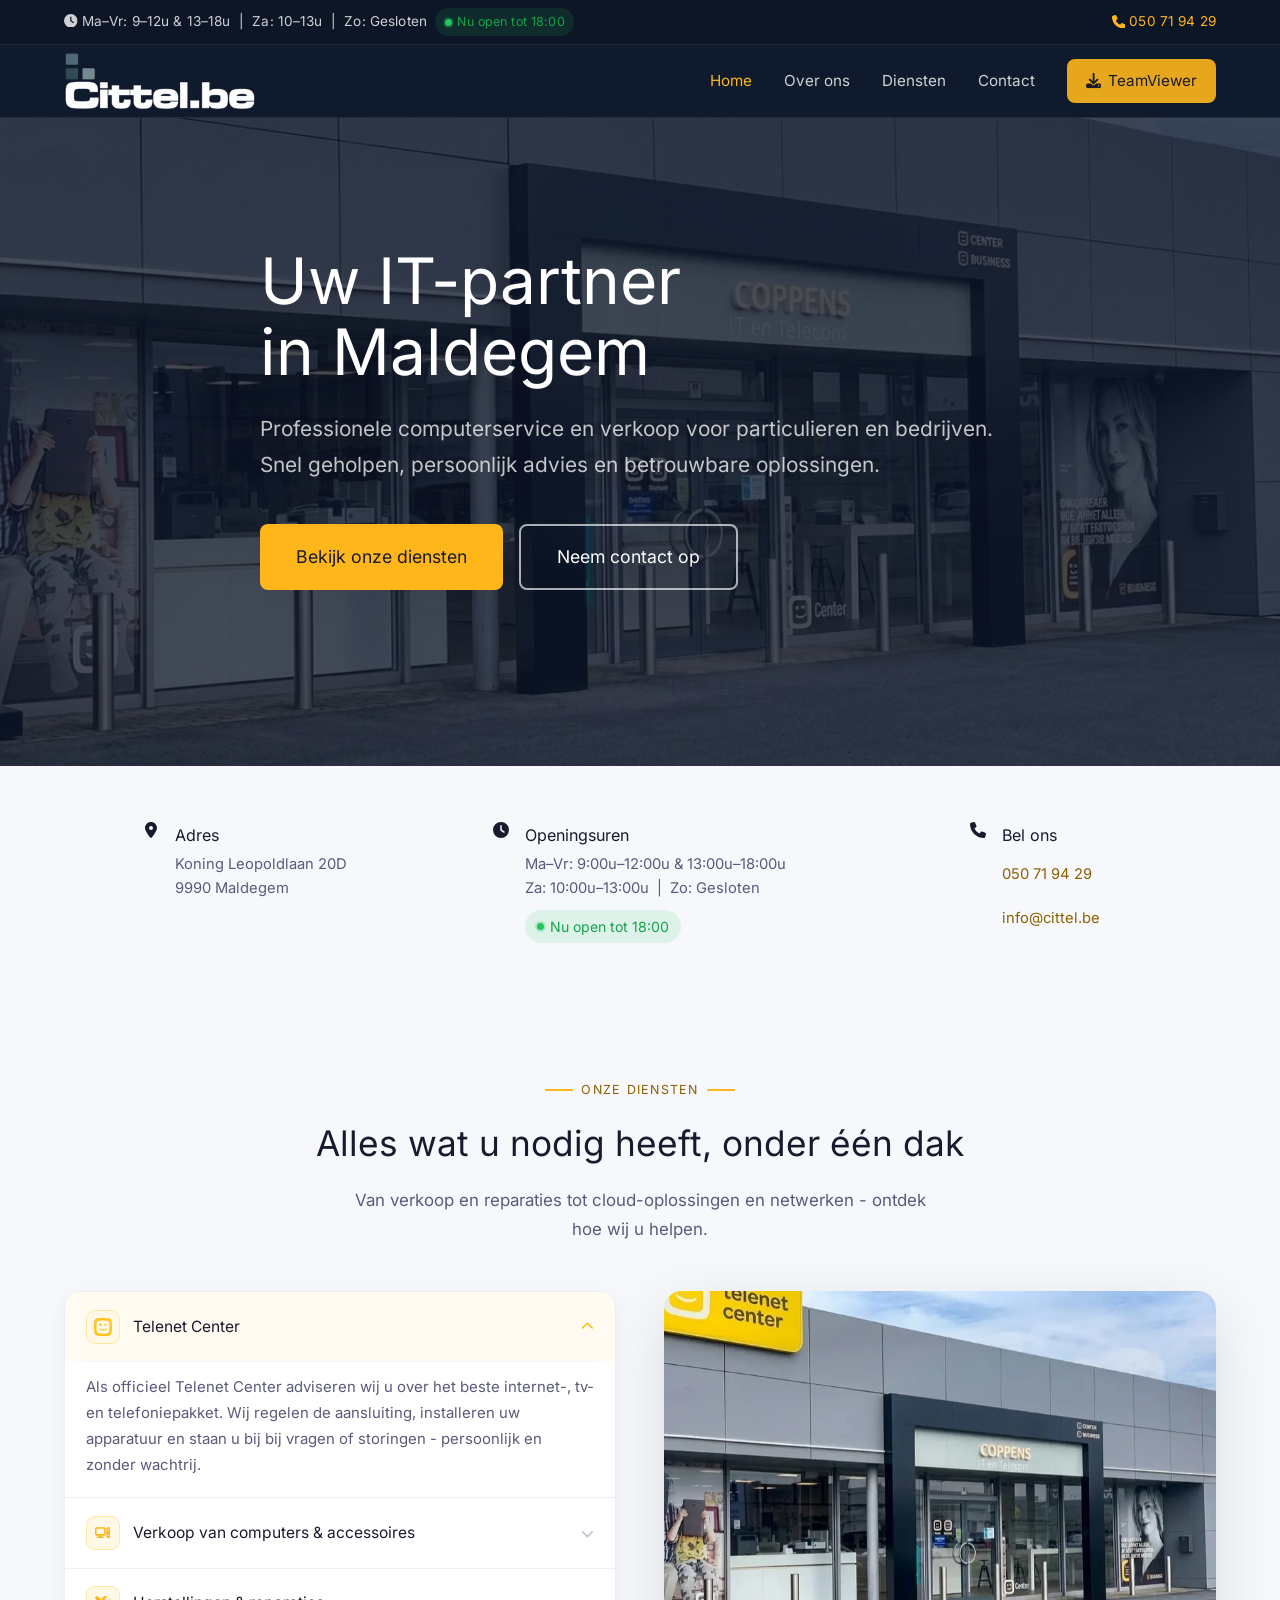
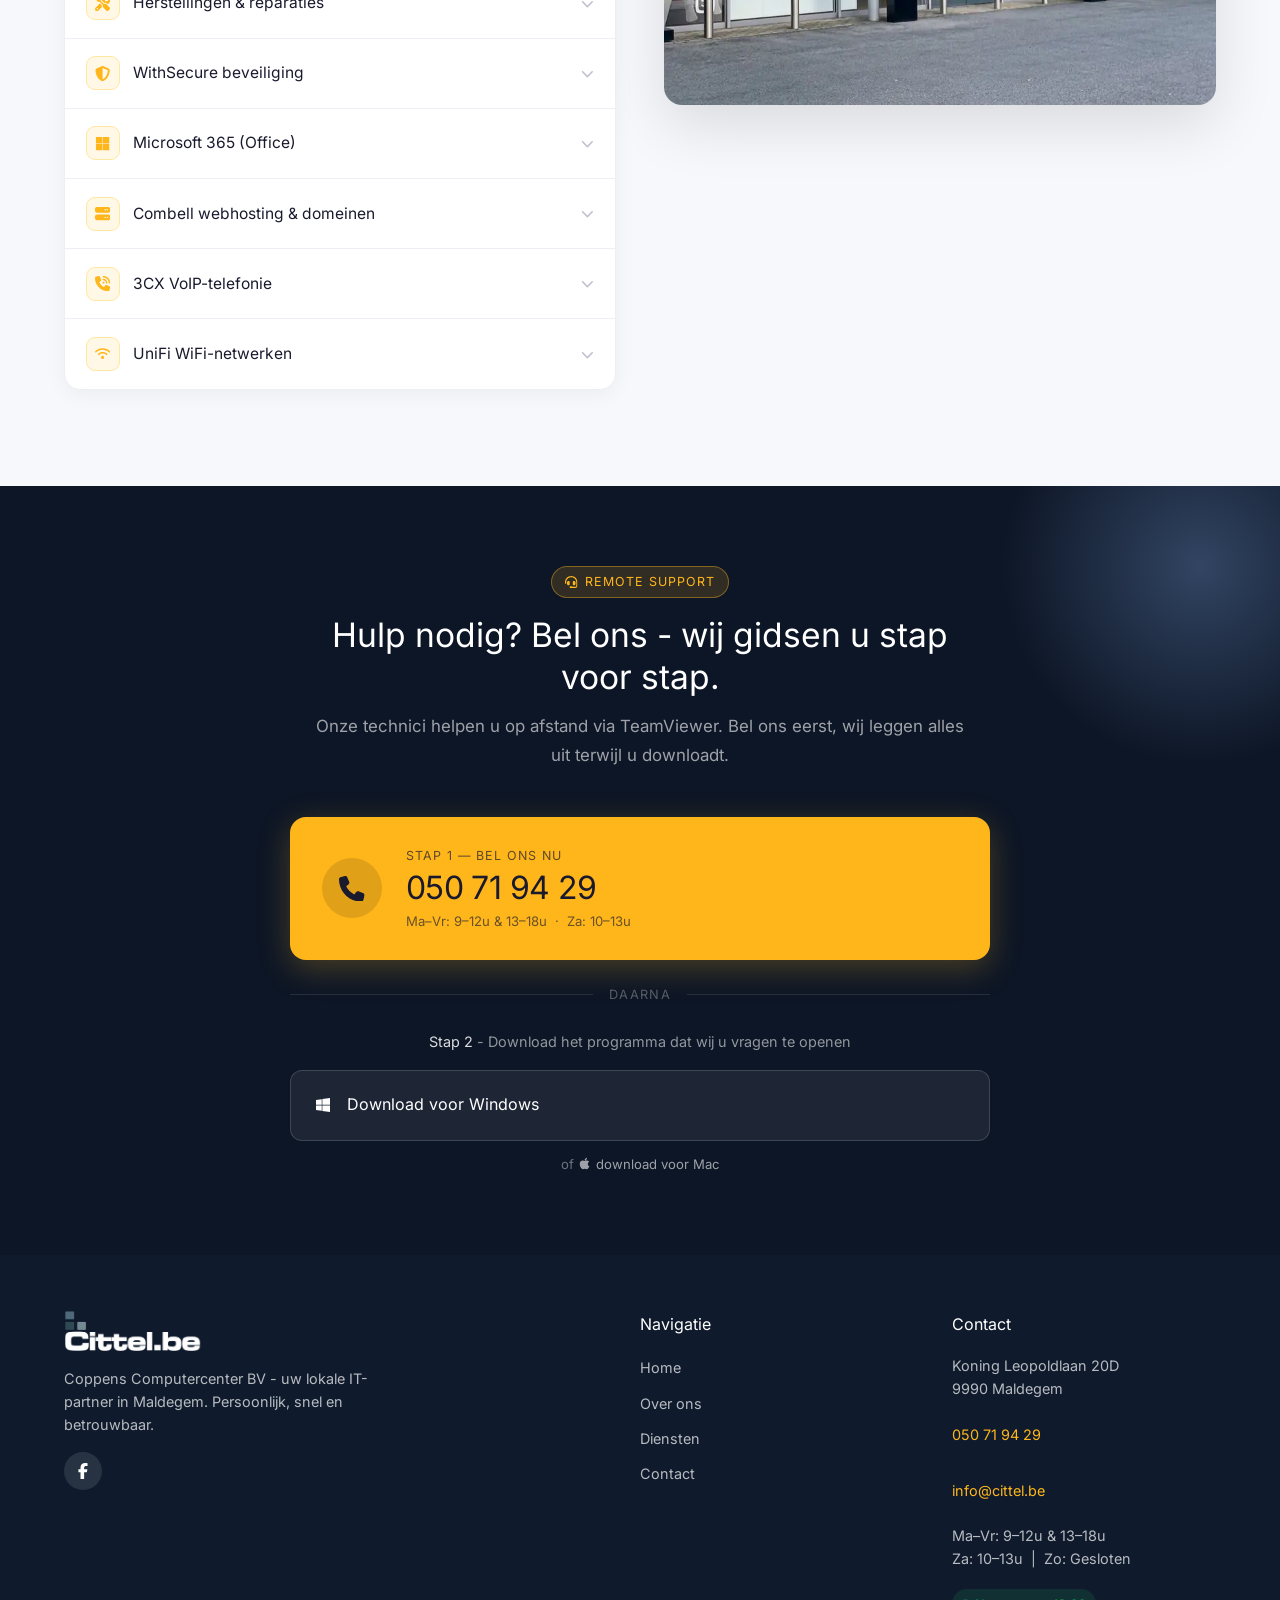
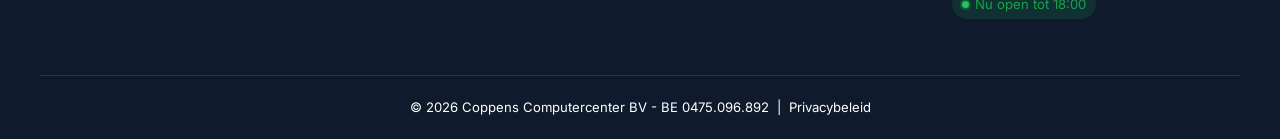
<file: index.html>
<!DOCTYPE html>
<html lang="nl">
<head>
    <meta charset="UTF-8">
    <meta name="viewport" content="width=device-width, initial-scale=1.0">
    <title>Cittel Computercentrum Maldegem | Computer verkoop &amp; herstelling</title>
    <meta name="description" content="Cittel Computercentrum in Maldegem — uw lokale IT-partner voor computer verkoop, herstellingen, Telenet, Office 365, WiFi en meer. Snel en betrouwbaar.">
    <meta name="robots" content="index, follow">
    <link rel="canonical" href="https://www.cittel.be/">
    <link rel="sitemap" type="application/xml" href="sitemap.xml">

    <!-- Google tag (gtag.js) -->
    <script async src="https://www.googletagmanager.com/gtag/js?id=G-F80T1TYMBS"></script>
    <script>
    window.dataLayer = window.dataLayer || [];
    function gtag(){dataLayer.push(arguments);}
    gtag('js', new Date());

    gtag('config', 'G-F80T1TYMBS');
    </script>

    <!-- Open Graph -->
    <meta property="og:type" content="website">
    <meta property="og:url" content="https://www.cittel.be/">
    <meta property="og:title" content="Cittel Computercentrum — IT-partner in Maldegem">
    <meta property="og:description" content="Uw lokale IT-partner in Maldegem voor computer verkoop, herstellingen, Telenet, Office 365, WiFi en remote support.">
    <meta property="og:image" content="https://www.cittel.be/img/winkel-front4.png">
    <meta property="og:locale" content="nl_BE">
    <meta property="og:site_name" content="Cittel Computercentrum">

    <!-- Twitter Card -->
    <meta name="twitter:card" content="summary_large_image">
    <meta name="twitter:title" content="Cittel Computercentrum — IT-partner in Maldegem">
    <meta name="twitter:description" content="Uw lokale IT-partner in Maldegem voor computer verkoop, herstellingen, Telenet, Office 365, WiFi en remote support.">
    <meta name="twitter:image" content="https://www.cittel.be/img/winkel-front4.png">

    <link rel="stylesheet" href="css/base.css?v=4">
    <link rel="stylesheet" href="css/index.css?v=3">
    <link rel="preload" as="font" type="font/woff2" href="font/Inter/Inter-Variable.woff2?v=3" crossorigin>
    <link rel="preload" as="image" href="img/shop-front-mobile.webp" media="(max-width: 767px)" fetchpriority="high">
    <link rel="preload" as="image" href="img/shop-front-small.webp" media="(min-width: 768px)" fetchpriority="high">
    <link rel="icon" type="image/png" href="img/favicon.png">

    <!-- JSON-LD LocalBusiness -->
    <script type="application/ld+json">
    {
        "@context": "https://schema.org",
        "@type": "LocalBusiness",
        "name": "Cittel Computercentrum",
        "alternateName": "Coppens Computercenter BV",
        "description": "Lokale IT-partner in Maldegem voor computer verkoop, herstellingen, Telenet, Office 365, UniFi WiFi, VoIP en remote support.",
        "url": "https://www.cittel.be",
        "telephone": "+3250719429",
        "email": "info@cittel.be",
        "vatID": "BE0475096892",
        "address": {
            "@type": "PostalAddress",
            "streetAddress": "Koning Leopoldlaan 20D",
            "addressLocality": "Maldegem",
            "postalCode": "9990",
            "addressCountry": "BE"
        },
        "geo": {
            "@type": "GeoCoordinates",
            "latitude": 51.2262,
            "longitude": 3.4361
        },
        "openingHoursSpecification": [
            {
                "@type": "OpeningHoursSpecification",
                "dayOfWeek": ["Monday","Tuesday","Wednesday","Thursday","Friday"],
                "opens": "09:00",
                "closes": "12:00"
            },
            {
                "@type": "OpeningHoursSpecification",
                "dayOfWeek": ["Monday","Tuesday","Wednesday","Thursday","Friday"],
                "opens": "13:00",
                "closes": "18:00"
            },
            {
                "@type": "OpeningHoursSpecification",
                "dayOfWeek": "Saturday",
                "opens": "10:00",
                "closes": "13:00"
            }
        ],
        "sameAs": ["https://www.facebook.com/cittelmaldegem/"],
        "priceRange": "€€"
    }
    </script>
</head>
<body>

    <!-- Closure announcement (auto-toggled by JS) -->
    <div id="closureBanner" class="closure-banner" role="alert" aria-live="polite">
        <div class="closure-banner-inner">
            <span aria-hidden="true" style="font-size:1.05em">&#9888;</span>
            <span id="closureBannerText"></span>
        </div>
    </div>

    <!-- Top bar -->
    <div class="top-bar">
        <div class="container top-bar-inner">
            <span><svg class="icon" width="16" height="16" aria-hidden="true"><use href="/img/icons.svg#i-solid-clock"/></svg> Ma–Vr: 9–12u &amp; 13–18u &nbsp;|&nbsp; Za: 10–13u &nbsp;|&nbsp; Zo: Gesloten &nbsp;<span id="store-status-bar" class="store-status"></span></span>
            <span><svg class="icon phone-icon" width="16" height="16" aria-hidden="true"><use href="/img/icons.svg#i-solid-phone"/></svg> <a href="tel:+3250719429">050 71 94 29</a></span>
        </div>
    </div>

    <!-- Navigation -->
    <nav>
        <div class="container nav-inner">
            <a href="/" class="nav-logo">
                <img src="img/logo-high-res-small.webp" alt="Cittel Computercentrum Maldegem logo" width="300" height="87">
            </a>
            <button class="mobile-toggle" aria-label="Menu openen">
                <svg class="icon" width="16" height="16" aria-hidden="true"><use href="/img/icons.svg#i-solid-bars"/></svg>
            </button>
            <ul class="nav-links">
                <li><a href="/" class="active">Home</a></li>
                <li><a href="over-ons">Over ons</a></li>
                <li><a href="diensten">Diensten</a></li>
                <li><a href="contact">Contact</a></li>
                <li><a href="download/WIN/Cittel Remote.exe" class="btn-nav-tv"><svg class="icon" width="16" height="16" aria-hidden="true"><use href="/img/icons.svg#i-solid-download"/></svg> TeamViewer</a></li>
                <li class="nav-hours-item">
                    <div class="nav-hours">
                        <div>
                            <strong class="nav-hours-title">Openingsuren</strong>
                            <span>Ma–Vr: 9:00u–12:00u &amp; 13:00u–18:00u</span>
                            <span>Za: 10:00u–13:00u &nbsp;&nbsp;|&nbsp;&nbsp; Zo: Gesloten</span>
                            <span id="store-status-nav" class="store-status store-status--nav"></span>
                        </div>
                    </div>
                    <a href="tel:+3250719429" class="nav-hours-call"><svg class="icon" width="16" height="16" aria-hidden="true"><use href="/img/icons.svg#i-solid-phone"/></svg> 050 71 94 29</a>
                </li>
            </ul>
        </div>
    </nav>

    <main>

    <!-- Hero -->
    <section class="hero">
        <div class="hero-overlay"></div>
        <div class="container hero-content">
            <h1>Uw IT-partner<br>in Maldegem</h1>
            <p>Professionele computerservice en verkoop voor particulieren en bedrijven. Snel geholpen, persoonlijk advies en betrouwbare oplossingen.</p>
            <div class="hero-actions">
                <a href="#diensten" class="btn-primary">Bekijk onze diensten</a>
                <a href="contact" class="btn-secondary">Neem contact op</a>
            </div>

        </div>
    </section>

 <!-- Opening Hours + Contact Bar -->
    <section class="info-bar">
        <div class="container info-grid">
           
            <div class="info-item reveal" data-delay="120">
                <svg class="icon" width="16" height="16" aria-hidden="true"><use href="/img/icons.svg#i-solid-location-dot"/></svg>
                <div>
                    <h2>Adres</h2>
                    <p>Koning Leopoldlaan 20D<br>9990 Maldegem</p>
                </div>
            </div>
             <div class="info-item reveal">
                <svg class="icon" width="16" height="16" aria-hidden="true"><use href="/img/icons.svg#i-solid-clock"/></svg>
                <div>
                    <h2>Openingsuren</h2>
                    <p>Ma–Vr: 9:00u–12:00u &amp; 13:00u–18:00u<br>Za: 10:00u–13:00u &nbsp;|&nbsp; Zo: Gesloten</p>
                    <span id="store-status-info" class="store-status store-status--info"></span>
                </div>
            </div>
            <div class="info-item reveal" data-delay="240">
                <svg class="icon" width="16" height="16" aria-hidden="true"><use href="/img/icons.svg#i-solid-phone"/></svg>
                <div>
                    <h2>Bel ons</h2>
                    <p><a href="tel:+3250719429">050 71 94 29</a><br><a href="mailto:info@cittel.be">info@cittel.be</a></p>
                </div>
            </div>
        </div>
    </section>

    <!-- Diensten Section -->
    <section class="diensten" id="diensten">
        <div class="container">
            <p class="section-label reveal">Onze diensten</p>
            <h2 class="section-title reveal" data-delay="100">Alles wat u nodig heeft, onder één dak</h2>
            <p class="section-subtitle reveal" data-delay="200">Van verkoop en reparaties tot cloud-oplossingen en netwerken - ontdek hoe wij u helpen.</p>

            <div class="diensten-accordion-layout reveal" data-delay="250">

                <div class="accordion-list">

                    <div class="acc-item is-open" data-photo="img/shop-front-accordion.webp" data-photo-alt="Cittel Telenet Center in Maldegem - voorheen Coppens Computercenter">
                        <button class="acc-trigger" aria-expanded="true">
                            <span class="acc-icon acc-icon--img"><img src="img/telenet-small-logo.svg" alt="" width="20" height="20"></span>
                            <span class="acc-title">Telenet Center</span>
                            <svg class="icon acc-chevron" width="16" height="16" aria-hidden="true"><use href="/img/icons.svg#i-solid-chevron-down"/></svg>
                        </button>
                        <div class="acc-body">
                            <p>Als officieel Telenet Center adviseren wij u over het beste internet-, tv- en telefoniepakket. Wij regelen de aansluiting, installeren uw apparatuur en staan u bij bij vragen of storingen - persoonlijk en zonder wachtrij.</p>
                        </div>
                    </div>

                    <div class="acc-item" data-photo="img/ComputerVerkoop.webp" data-photo-alt="Computer en laptop kopen bij Cittel Maldegem">
                        <button class="acc-trigger" aria-expanded="false">
                            <span class="acc-icon"><svg class="icon" width="16" height="16" aria-hidden="true"><use href="/img/icons.svg#i-solid-computer"/></svg></span>
                            <span class="acc-title">Verkoop van computers &amp; accessoires</span>
                            <svg class="icon acc-chevron" width="16" height="16" aria-hidden="true"><use href="/img/icons.svg#i-solid-chevron-down"/></svg>
                        </button>
                        <div class="acc-body">
                            <p>Ons assortiment omvat computers, laptops, printers, inktcartridges, tv's, speakers en accessoires. Wij adviseren u over de beste keuze voor uw noden en budget - of u nu particulier bent of ondernemer.</p>
                        </div>
                    </div>

                    <div class="acc-item" data-photo="img/computerRepair.webp" data-photo-alt="Computer en laptop herstellen bij Cittel Maldegem">
                        <button class="acc-trigger" aria-expanded="false">
                            <span class="acc-icon"><svg class="icon" width="16" height="16" aria-hidden="true"><use href="/img/icons.svg#i-solid-screwdriver-wrench"/></svg></span>
                            <span class="acc-title">Herstellingen &amp; reparaties</span>
                            <svg class="icon acc-chevron" width="16" height="16" aria-hidden="true"><use href="/img/icons.svg#i-solid-chevron-down"/></svg>
                        </button>
                        <div class="acc-body">
                            <p>Pc of laptop traag, besmet of defect? Onze technici herstellen hardware- en softwareproblemen, verwijderen virussen en malware, voeren data recovery uit en voorzien upgrades zoals extra RAM of een snellere SSD.</p>
                        </div>
                    </div>

                    <div class="acc-item" data-photo="img/WithSecure.webp" data-photo-alt="WithSecure endpoint-beveiliging voor bedrijven via Cittel Maldegem">
                        <button class="acc-trigger" aria-expanded="false">
                            <span class="acc-icon"><svg class="icon" width="16" height="16" aria-hidden="true"><use href="/img/icons.svg#i-solid-shield-halved"/></svg></span>
                            <span class="acc-title">WithSecure beveiliging</span>
                            <svg class="icon acc-chevron" width="16" height="16" aria-hidden="true"><use href="/img/icons.svg#i-solid-chevron-down"/></svg>
                        </button>
                        <div class="acc-body">
                            <p>Beveilig uw bedrijfsapparaten met WithSecure - toonaangevende endpoint-beveiliging voor kmo's. Bescherming tegen virussen, ransomware en phishing, centraal beheerd zodat u geen omkijken naar heeft.</p>
                        </div>
                    </div>

                    <div class="acc-item" data-photo="img/microsoft.webp" data-photo-alt="Microsoft 365 (Office) licenties en installatie via Cittel Maldegem">
                        <button class="acc-trigger" aria-expanded="false">
                            <span class="acc-icon"><svg class="icon" width="16" height="16" aria-hidden="true"><use href="/img/icons.svg#i-brands-microsoft"/></svg></span>
                            <span class="acc-title">Microsoft 365 (Office)</span>
                            <svg class="icon acc-chevron" width="16" height="16" aria-hidden="true"><use href="/img/icons.svg#i-solid-chevron-down"/></svg>
                        </button>
                        <div class="acc-body">
                            <p>Wij leveren en beheren Microsoft 365-licenties voor particulieren en bedrijven. Word, Excel, Outlook, sharepoint, Teams en OneDrive - altijd up-to-date, veilig in de cloud en op al uw apparaten beschikbaar.</p>
                        </div>
                    </div>

                    <div class="acc-item" data-photo="img/combell.webp" data-photo-alt="Combell webhosting, domeinregistratie en zakelijke e-mail via Cittel">
                        <button class="acc-trigger" aria-expanded="false">
                            <span class="acc-icon"><svg class="icon" width="16" height="16" aria-hidden="true"><use href="/img/icons.svg#i-solid-server"/></svg></span>
                            <span class="acc-title">Combell webhosting &amp; domeinen</span>
                            <svg class="icon acc-chevron" width="16" height="16" aria-hidden="true"><use href="/img/icons.svg#i-solid-chevron-down"/></svg>
                        </button>
                        <div class="acc-body">
                            <p>Uw website of professioneel e-mailadres op betrouwbare Belgische servers. Via Combell regelen wij domeinregistratie, webhosting en e-mailconfiguratie - van A tot Z, zonder technische kopzorgen.</p>
                        </div>
                    </div>

                    <div class="acc-item" data-photo="img/3cx.webp" data-photo-alt="3CX VoIP-telefonie voor kmo's via Cittel Maldegem">
                        <button class="acc-trigger" aria-expanded="false">
                            <span class="acc-icon"><svg class="icon" width="16" height="16" aria-hidden="true"><use href="/img/icons.svg#i-solid-phone-volume"/></svg></span>
                            <span class="acc-title">3CX VoIP-telefonie</span>
                            <svg class="icon acc-chevron" width="16" height="16" aria-hidden="true"><use href="/img/icons.svg#i-solid-chevron-down"/></svg>
                        </button>
                        <div class="acc-body">
                            <p>Bespaar op telefoonkosten en werk flexibeler met 3CX VoIP. Bel via internet vanuit kantoor of op afstand, op computer en smartphone - het ideale platform voor kmo's die willen moderniseren.</p>
                        </div>
                    </div>

                    <div class="acc-item" data-photo="img/wifi.webp" data-photo-alt="UniFi WiFi-netwerk installatie voor thuis en bedrijf in Maldegem">
                        <button class="acc-trigger" aria-expanded="false">
                            <span class="acc-icon"><svg class="icon" width="16" height="16" aria-hidden="true"><use href="/img/icons.svg#i-solid-wifi"/></svg></span>
                            <span class="acc-title">UniFi WiFi-netwerken</span>
                            <svg class="icon acc-chevron" width="16" height="16" aria-hidden="true"><use href="/img/icons.svg#i-solid-chevron-down"/></svg>
                        </button>
                        <div class="acc-body">
                            <p>Stabiel, snel en professioneel WiFi via Ubiquiti UniFi. Wij ontwerpen en installeren draadloze netwerken voor thuis, kantoor en horeca - met volledige dekking, zonder dode zones en met centraal beheer.</p>
                        </div>
                    </div>

                </div>

                <div class="accordion-photo">
                    <div class="accordion-photo-stack">
                        <img id="accordionPhotoImage" class="accordion-photo-img is-active" src="img/telenet-small-logo.svg" alt="Cittel Telenet Center in Maldegem - voorheen Coppens Computercenter" width="800" height="600" loading="lazy">
                        <img id="accordionPhotoImageAlt" class="accordion-photo-img" src="" alt="" width="800" height="600" loading="lazy" aria-hidden="true">
                    </div>
                </div>

            </div>
        </div>
    </section>

    <!-- TeamViewer Download Section -->
    <section class="remote" id="remote">
        <div class="container">
            <div class="remote-header reveal">
                <div class="remote-badge"><svg class="icon" width="16" height="16" aria-hidden="true"><use href="/img/icons.svg#i-solid-headset"/></svg> Remote Support</div>
                <h2>Hulp nodig? Bel ons - wij gidsen u stap voor stap.</h2>
                <p>Onze technici helpen u op afstand via TeamViewer. Bel ons eerst, wij leggen alles uit terwijl u downloadt.</p>
            </div>
            <div class="remote-body">
                <a href="tel:+3250719429" class="remote-call-cta">
                    <div class="remote-call-icon"><svg class="icon" width="16" height="16" aria-hidden="true"><use href="/img/icons.svg#i-solid-phone"/></svg></div>
                    <div>
                        <span class="remote-call-label">Stap 1 &mdash; Bel ons nu</span>
                        <span class="remote-call-number">050 71 94 29</span>
                        <span class="remote-call-sub">Ma–Vr: 9–12u &amp; 13–18u &nbsp;·&nbsp; Za: 10–13u</span>
                    </div>
                </a>
                <div class="remote-divider">
                    <span>daarna</span>
                </div>
                <div class="remote-downloads">
                    <p class="remote-dl-label"><strong>Stap 2</strong> - Download het programma dat wij u vragen te openen</p>
                    <div class="remote-dl-buttons">
                        <a href="download/WIN/Cittel Remote.exe" class="download-btn windows">
                            <svg class="icon" width="16" height="16" aria-hidden="true"><use href="/img/icons.svg#i-brands-windows"/></svg>
                            <div>
                                <strong>Download voor Windows</strong>
                            </div>
                        </a>
                        <a href="download/MAC/Cittel Remote-MacOS.zip" class="download-btn mac">
                            <svg class="icon" width="16" height="16" aria-hidden="true"><use href="/img/icons.svg#i-brands-apple"/></svg>
                            <div>
                                <strong>Download voor Mac</strong>
                            </div>
                        </a>
                    </div>
                </div>
            </div>
        </div>
    </section>

    </main>

    <!-- Footer -->
    <footer>
        <div class="container footer-inner">
            <div class="footer-brand">
                <img src="img/logo-high-res-small.webp" alt="Cittel Computercentrum Maldegem logo" width="300" height="87">
                <p>Coppens Computercenter BV - uw lokale IT-partner in Maldegem. Persoonlijk, snel en betrouwbaar.</p>
                <div class="footer-social">
                    <a href="https://www.facebook.com/cittelmaldegem/" target="_blank" rel="noopener noreferrer" aria-label="Cittel op Facebook"><svg class="icon" width="16" height="16" aria-hidden="true"><use href="/img/icons.svg#i-brands-facebook-f"/></svg></a>
                </div>
            </div>
            <div class="footer-nav">
                <h3>Navigatie</h3>
                <ul>
                    <li><a href="/">Home</a></li>
                    <li><a href="over-ons">Over ons</a></li>
                    <li><a href="diensten">Diensten</a></li>
                    <li><a href="contact">Contact</a></li>
                </ul>
            </div>
            <div class="footer-contact">
                <h3>Contact</h3>
                <p>Koning Leopoldlaan 20D<br>9990 Maldegem</p>
                <p><a href="tel:+3250719429">050 71 94 29</a></p>
                <p><a href="mailto:info@cittel.be">info@cittel.be</a></p>
                <p>Ma–Vr: 9–12u &amp; 13–18u<br>Za: 10–13u &nbsp;|&nbsp; Zo: Gesloten</p>
                <span id="store-status-footer" class="store-status store-status--footer"></span>
            </div>
        </div>
        <div class="footer-bottom">
            <div class="container">
                <p>&copy; <span id="footer-year"></span> Coppens Computercenter BV - BE 0475.096.892 &nbsp;|&nbsp; <a href="privacy">Privacybeleid</a></p>
            </div>
        </div>
    </footer>

    <script src="js/script.js?v=7" defer></script>
</body>
</html>
</file>
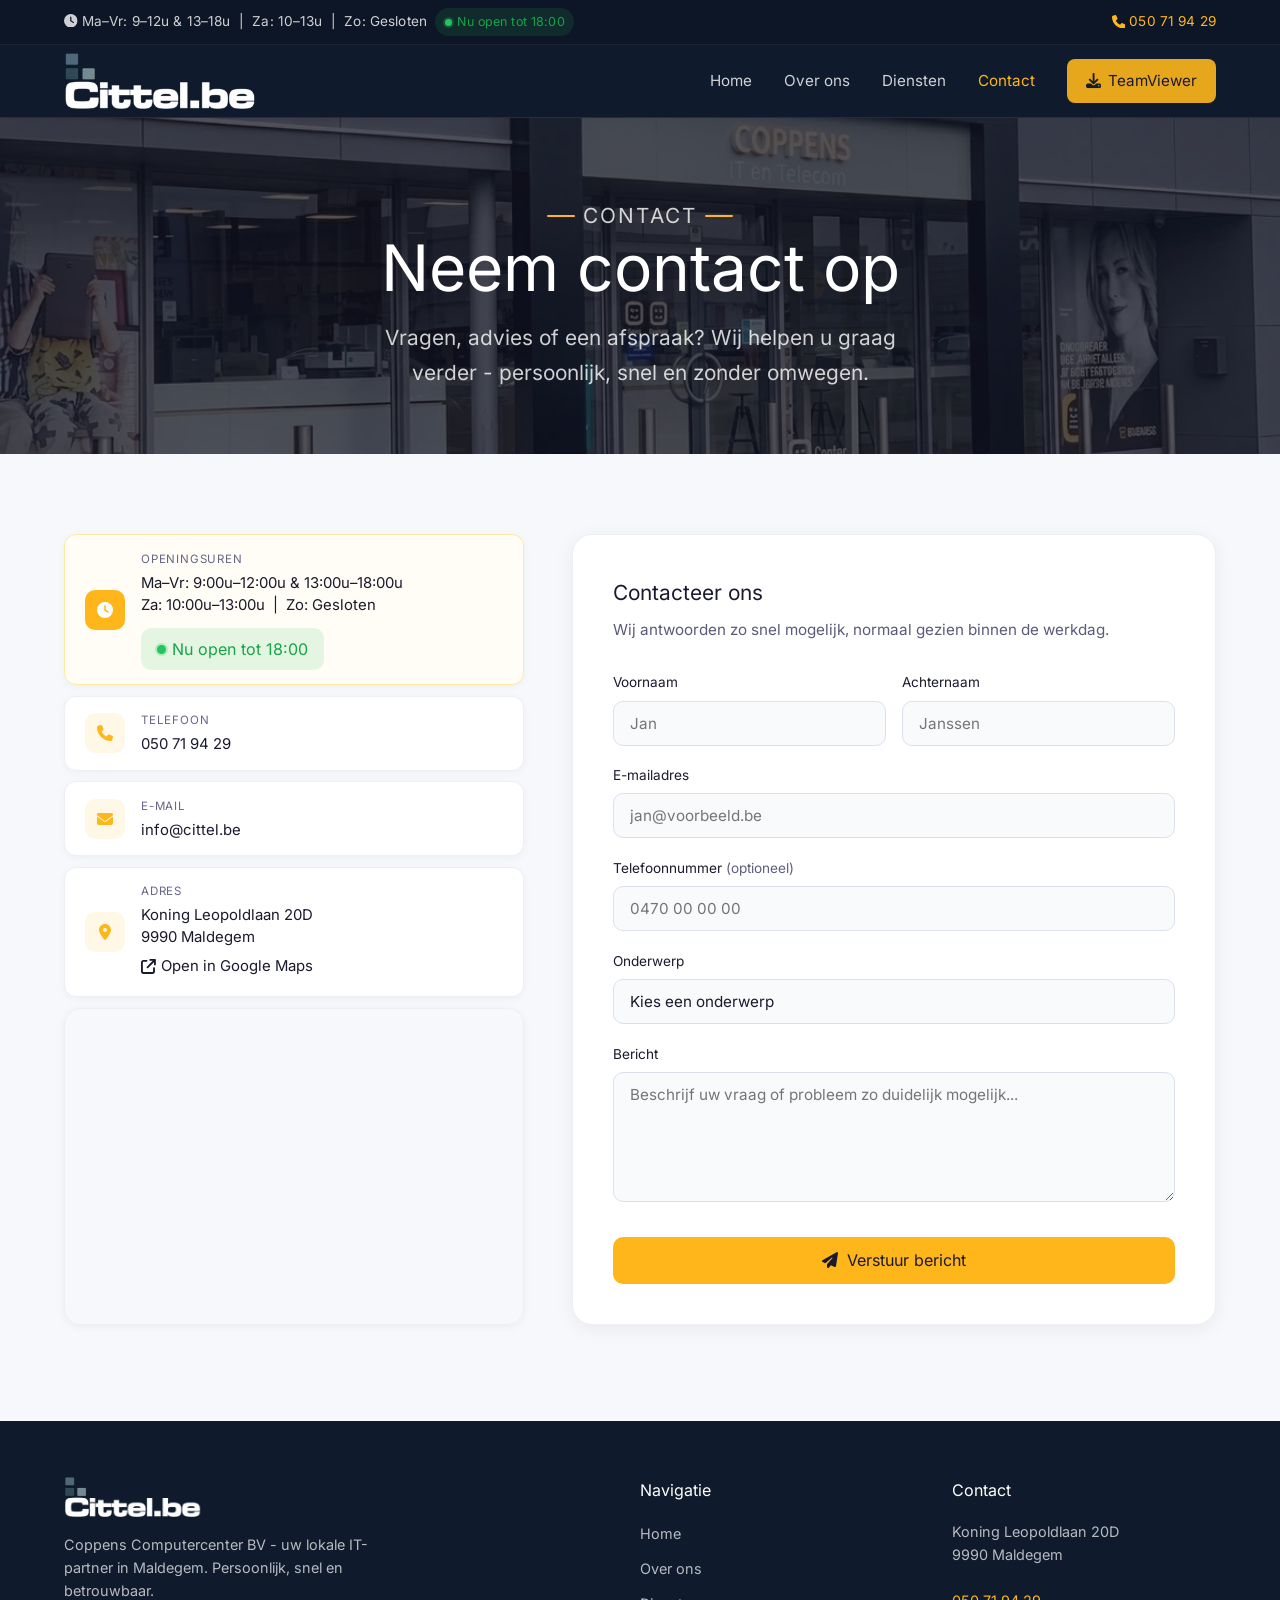
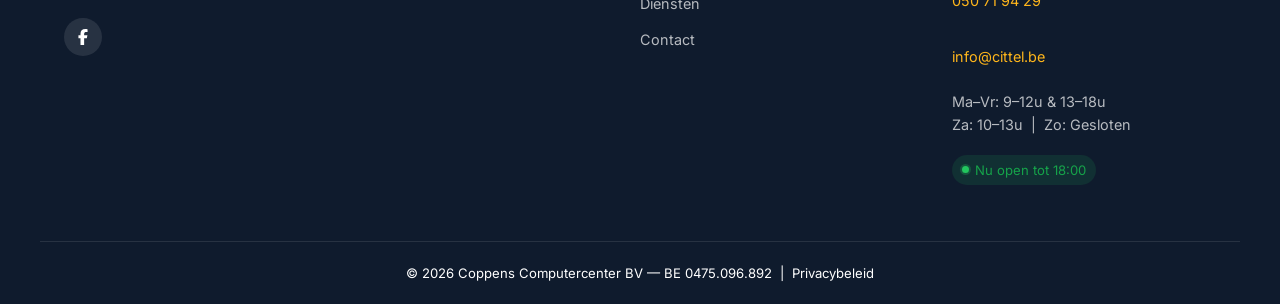
<file: contact.html>
<!DOCTYPE html>
<html lang="nl">
<head>
    <meta charset="UTF-8">
    <meta name="viewport" content="width=device-width, initial-scale=1.0">
    <title>Contact — Cittel Computercentrum Maldegem | 050 71 94 29</title>
    <meta name="description" content="Neem contact op met Cittel Computercentrum in Maldegem. Bel 050 71 94 29, mail naar info@cittel.be of stuur een bericht via ons contactformulier.">
    <meta name="robots" content="index, follow">
    <link rel="canonical" href="https://www.cittel.be/contact">
    <link rel="sitemap" type="application/xml" href="sitemap.xml">

    <!-- Google tag (gtag.js) -->
    <script async src="https://www.googletagmanager.com/gtag/js?id=G-F80T1TYMBS"></script>
    <script>
    window.dataLayer = window.dataLayer || [];
    function gtag(){dataLayer.push(arguments);}
    gtag('js', new Date());

    gtag('config', 'G-F80T1TYMBS');
    </script>

    <!-- Open Graph -->
    <meta property="og:type" content="website">
    <meta property="og:url" content="https://www.cittel.be/contact">
    <meta property="og:title" content="Contact — Cittel Computercentrum Maldegem">
    <meta property="og:description" content="Neem contact op met Cittel Computercentrum in Maldegem. Bel 050 71 94 29 of stuur een bericht.">
    <meta property="og:image" content="https://www.cittel.be/img/winkel-front4.png">
    <meta property="og:locale" content="nl_BE">
    <meta property="og:site_name" content="Cittel Computercentrum">

    <!-- Twitter Card -->
    <meta name="twitter:card" content="summary_large_image">
    <meta name="twitter:title" content="Contact — Cittel Computercentrum Maldegem">
    <meta name="twitter:description" content="Neem contact op met Cittel Computercentrum in Maldegem. Bel 050 71 94 29 of stuur een bericht.">
    <meta name="twitter:image" content="https://www.cittel.be/img/winkel-front4.png">

    <link rel="stylesheet" href="css/base.css?v=4">
    <link rel="stylesheet" href="css/contact.css?v=3">
    <link rel="preload" as="font" type="font/woff2" href="font/Inter/Inter-Variable.woff2?v=3" crossorigin>
    <link rel="icon" type="image/png" href="img/favicon.png">
</head>
<body>

    <!-- Closure announcement (auto-toggled by JS) -->
    <div id="closureBanner" class="closure-banner" role="alert" aria-live="polite">
        <div class="closure-banner-inner">
            <span aria-hidden="true" style="font-size:1.05em">&#9888;</span>
            <span id="closureBannerText"></span>
        </div>
    </div>

    <!-- Top bar -->
    <div class="top-bar">
        <div class="container top-bar-inner">
            <span><svg class="icon" width="16" height="16" aria-hidden="true"><use href="/img/icons.svg#i-solid-clock"/></svg> Ma–Vr: 9–12u &amp; 13–18u &nbsp;|&nbsp; Za: 10–13u &nbsp;|&nbsp; Zo: Gesloten &nbsp;<span id="store-status-bar" class="store-status"></span></span>
            <span><svg class="icon phone-icon" width="16" height="16" aria-hidden="true"><use href="/img/icons.svg#i-solid-phone"/></svg> <a href="tel:+3250719429">050 71 94 29</a></span>
        </div>
    </div>

    <!-- Navigation -->
    <nav>
        <div class="container nav-inner">
            <a href="/" class="nav-logo">
                <img src="img/logo-high-res-small.webp" alt="Cittel Computercentrum Maldegem logo" width="300" height="87">
            </a>
            <button class="mobile-toggle" aria-label="Menu openen">
                <svg class="icon" width="16" height="16" aria-hidden="true"><use href="/img/icons.svg#i-solid-bars"/></svg>
            </button>
            <ul class="nav-links">
                <li><a href="/">Home</a></li>
                <li><a href="over-ons">Over ons</a></li>
                <li><a href="diensten">Diensten</a></li>
                <li><a href="contact" class="active">Contact</a></li>
                <li><a href="download/WIN/Cittel Remote.exe" class="btn-nav-tv"><svg class="icon" width="16" height="16" aria-hidden="true"><use href="/img/icons.svg#i-brands-windows"/></svg> TeamViewer</a></li>
                <li class="nav-hours-item">
                    <div class="nav-hours">
                        <div>
                            <strong class="nav-hours-title">Openingsuren</strong>
                            <span>Ma–Vr: 9:00u–12:00u &amp; 13:00u–18:00u</span>
                            <span>Za: 10:00u–13:00u &nbsp;&nbsp;|&nbsp;&nbsp; Zo: Gesloten</span>
                            <span id="store-status-nav" class="store-status store-status--nav"></span>
                        </div>
                    </div>
                    <a href="tel:+3250719429" class="nav-hours-call"><svg class="icon" width="16" height="16" aria-hidden="true"><use href="/img/icons.svg#i-solid-phone"/></svg> 050 71 94 29</a>
                </li>
            </ul>
        </div>
    </nav>

    <main>

    <!-- Page Hero -->
    <section class="page-hero">
        <div class="container page-hero-content">
            <p class="page-hero-label">Contact</p>
            <h1>Neem contact op</h1>
            <p>Vragen, advies of een afspraak? Wij helpen u graag verder - persoonlijk, snel en zonder omwegen.</p>
        </div>
    </section>

    <!-- Contact Section -->
    <section class="contact-section">
        <div class="container">
            <div class="contact-layout">

                <!-- Left: Info cards -->
                <div class="contact-info">
                    <div class="contact-card reveal contact-card--hours">
                        <div class="contact-card-icon"><svg class="icon" width="16" height="16" aria-hidden="true"><use href="/img/icons.svg#i-solid-clock"/></svg></div>
                        <div class="contact-card-body">
                            <h2>Openingsuren</h2>
                            <p>Ma–Vr: 9:00u–12:00u &amp; 13:00u–18:00u<br>Za: 10:00u–13:00u &nbsp;|&nbsp; Zo: Gesloten</p>
                            <span id="store-status-info" class="store-status store-status--contact"></span>
                        </div>
                    </div>

                    <div class="contact-card reveal" data-delay="80">
                        <div class="contact-card-icon"><svg class="icon" width="16" height="16" aria-hidden="true"><use href="/img/icons.svg#i-solid-phone"/></svg></div>
                        <div>
                            <h2>Telefoon</h2>
                            <p><a href="tel:+3250719429">050 71 94 29</a></p>
                        </div>
                    </div>

                    <div class="contact-card reveal" data-delay="160">
                        <div class="contact-card-icon"><svg class="icon" width="16" height="16" aria-hidden="true"><use href="/img/icons.svg#i-solid-envelope"/></svg></div>
                        <div>
                            <h2>E-mail</h2>
                            <p><a href="mailto:info@cittel.be">info@cittel.be</a></p>
                        </div>
                    </div>

                    <div class="contact-card reveal" data-delay="240">
                        <div class="contact-card-icon"><svg class="icon" width="16" height="16" aria-hidden="true"><use href="/img/icons.svg#i-solid-location-dot"/></svg></div>
                        <div>
                            <h2>Adres</h2>
                            <p>Koning Leopoldlaan 20D<br>9990 Maldegem</p>
                            <a href="https://maps.google.com/?q=Koning+Leopoldlaan+20D,+9990+Maldegem" target="_blank" rel="noopener noreferrer" class="contact-map-link">
                                <svg class="icon" width="16" height="16" aria-hidden="true"><use href="/img/icons.svg#i-solid-arrow-up-right-from-square"/></svg> Open in Google Maps
                            </a>
                        </div>
                    </div>

                    <div class="contact-map reveal" data-delay="160">
                        <iframe
                            src="https://maps.google.com/maps?q=Koning+Leopoldlaan+20D,+9990+Maldegem,+Belgi%C3%AB&output=embed&hl=nl"
                            width="100%" height="100%" style="border:0;" allowfullscreen=""
                            loading="lazy" referrerpolicy="no-referrer-when-downgrade"
                            title="Cittel Computercentrum op de kaart"></iframe>
                    </div>
                </div>

                <!-- Right: Contact form -->
                <div class="contact-form-wrap reveal" data-delay="100">
                    <h2>Contacteer ons</h2>
                    <p>Wij antwoorden zo snel mogelijk, normaal gezien binnen de werkdag.</p>
                    <div id="form-feedback" class="form-feedback"></div>
                    <form id="contact-form" action="https://api.web3forms.com/submit" method="POST">
                        <input type="hidden" name="access_key" value="f059d7b5-7e4e-4aa5-a916-3b80ef63d4a3">
                        <input type="hidden" name="subject" value="Nieuw contactbericht — Cittel Computercentrum">
                        <input type="hidden" name="from_name" value="Cittel Website">
                        <input type="checkbox" name="botcheck" style="display:none;">
                        <div class="form-row">
                            <div class="form-group">
                                <label for="voornaam">Voornaam</label>
                                <input type="text" id="voornaam" name="voornaam" placeholder="Jan" required>
                            </div>
                            <div class="form-group">
                                <label for="achternaam">Achternaam</label>
                                <input type="text" id="achternaam" name="achternaam" placeholder="Janssen" required>
                            </div>
                        </div>
                        <div class="form-group">
                            <label for="email">E-mailadres</label>
                            <input type="email" id="email" name="email" placeholder="jan@voorbeeld.be" required>
                        </div>
                        <div class="form-group">
                            <label for="telefoon">Telefoonnummer <span class="form-label-optional">(optioneel)</span></label>
                            <input type="tel" id="telefoon" name="telefoon" placeholder="0470 00 00 00">
                        </div>
                        <div class="form-group">
                            <label for="onderwerp">Onderwerp</label>
                            <select id="onderwerp" name="onderwerp">
                                <option value=""> Kies een onderwerp </option>
                                <option>Herstelling / reparatie</option>
                                <option>Verkoop / advies</option>
                                <option>Telenet abonnement</option>
                                <option>Remote support</option>
                                <option>Andere vraag</option>
                            </select>
                        </div>
                        <div class="form-group">
                            <label for="bericht">Bericht</label>
                            <textarea id="bericht" name="bericht" placeholder="Beschrijf uw vraag of probleem zo duidelijk mogelijk..." required></textarea>
                        </div>
                        <button type="submit" class="btn-form" id="submit-btn">
                            <svg class="icon" width="16" height="16" aria-hidden="true"><use href="/img/icons.svg#i-solid-paper-plane"/></svg> Verstuur bericht
                        </button>
                    </form>
                </div>

            </div>
        </div>
    </section>

    </main>

    <!-- Footer -->
    <footer>
        <div class="container footer-inner">
            <div class="footer-brand">
                <img src="img/logo-high-res-small.webp" alt="Cittel logo" width="300" height="87">
                <p>Coppens Computercenter BV - uw lokale IT-partner in Maldegem. Persoonlijk, snel en betrouwbaar.</p>
                <div class="footer-social">
                    <a href="https://www.facebook.com/cittelmaldegem/" target="_blank" rel="noopener noreferrer" aria-label="Cittel op Facebook"><svg class="icon" width="16" height="16" aria-hidden="true"><use href="/img/icons.svg#i-brands-facebook-f"/></svg></a>
                </div>
            </div>
            <div class="footer-nav">
                <h3>Navigatie</h3>
                <ul>
                    <li><a href="/">Home</a></li>
                    <li><a href="over-ons">Over ons</a></li>
                    <li><a href="diensten">Diensten</a></li>
                    <li><a href="contact">Contact</a></li>
                </ul>
            </div>
            <div class="footer-contact">
                <h3>Contact</h3>
                <p>Koning Leopoldlaan 20D<br>9990 Maldegem</p>
                <p><a href="tel:+3250719429">050 71 94 29</a></p>
                <p><a href="mailto:info@cittel.be">info@cittel.be</a></p>
                <p>Ma–Vr: 9–12u &amp; 13–18u<br>Za: 10–13u &nbsp;|&nbsp; Zo: Gesloten</p>
                <span id="store-status-footer" class="store-status store-status--footer"></span>
            </div>
        </div>
        <div class="footer-bottom">
            <div class="container">
                <p>&copy; <span id="footer-year"></span> Coppens Computercenter BV — BE 0475.096.892 &nbsp;|&nbsp; <a href="privacy">Privacybeleid</a></p>
            </div>
        </div>
    </footer>

    <script src="js/script.js?v=7"></script>
    <script src="https://web3forms.com/client/script.js" async defer></script>
</body>
</html>
</file>
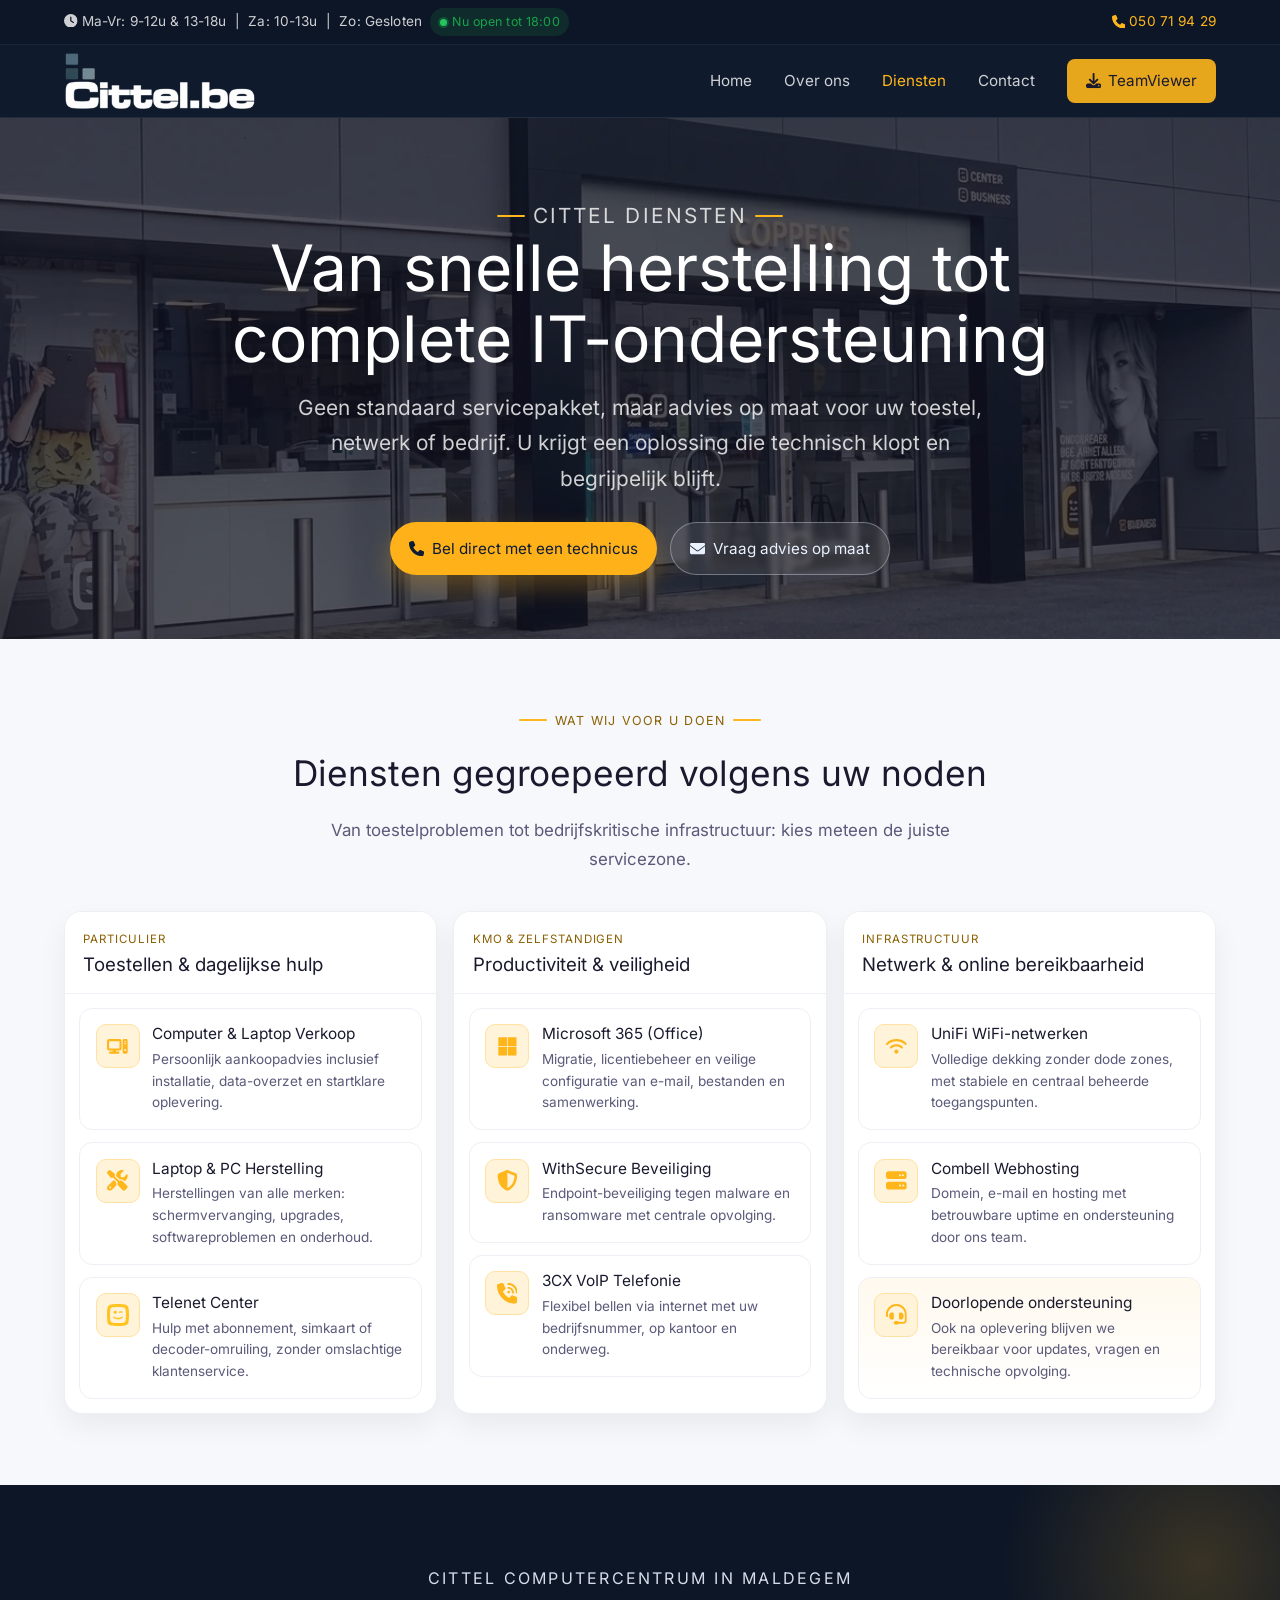
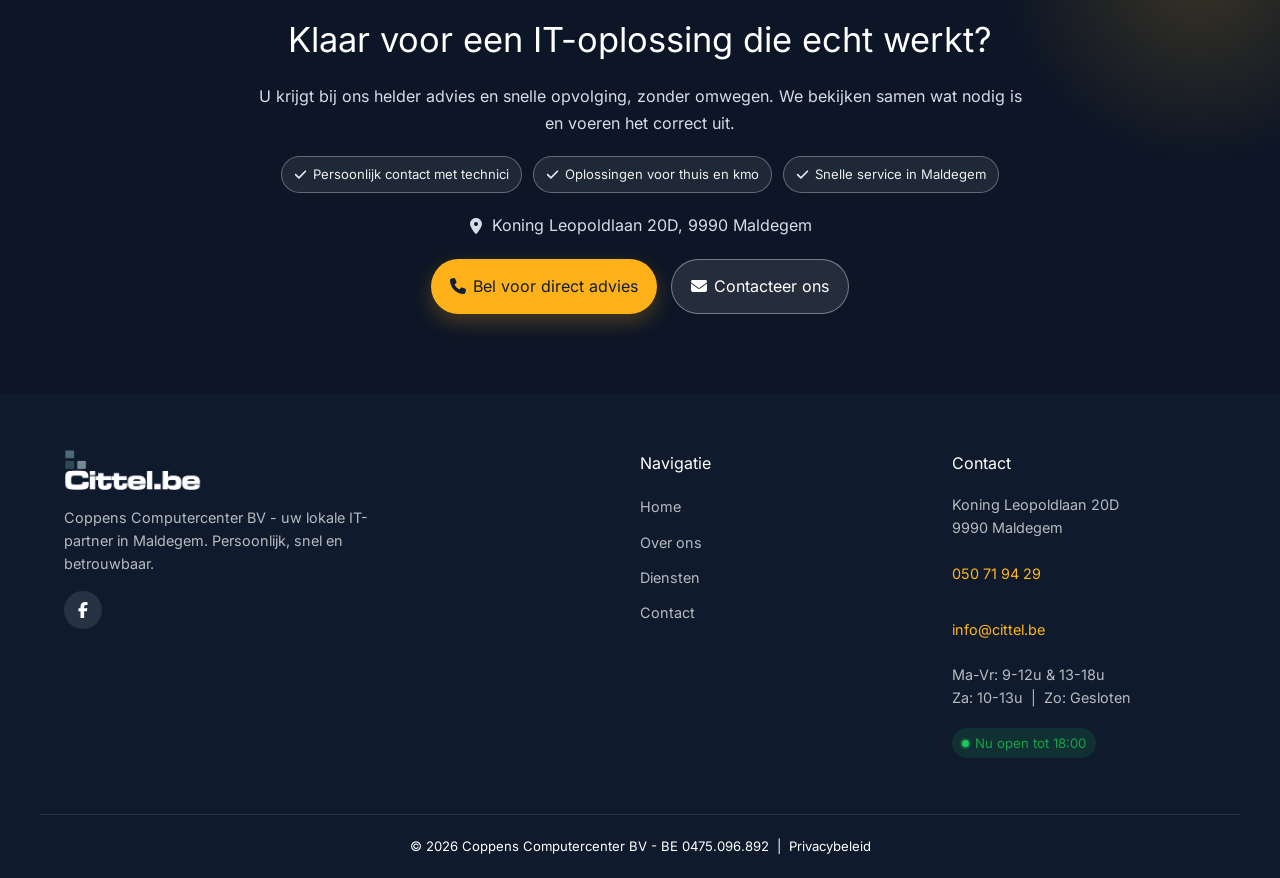
<file: diensten.html>
<!DOCTYPE html>
<html lang="nl">
<head>
    <meta charset="UTF-8">
    <meta name="viewport" content="width=device-width, initial-scale=1.0">
    <title>IT-Diensten & Computerherstelling Maldegem | Cittel</title>
    <meta name="description" content="Professionele IT-diensten in Maldegem. Van laptop herstelling en computerverkoop tot Telenet-advies, WiFi-netwerken en Microsoft 365 voor kmo's.">
    <meta name="robots" content="index, follow">
    <link rel="canonical" href="https://www.cittel.be/diensten">
    <link rel="sitemap" type="application/xml" href="sitemap.xml">

    <!-- Google tag (gtag.js) -->
    <script async src="https://www.googletagmanager.com/gtag/js?id=G-F80T1TYMBS"></script>
    <script>
    window.dataLayer = window.dataLayer || [];
    function gtag(){dataLayer.push(arguments);}
    gtag('js', new Date());

    gtag('config', 'G-F80T1TYMBS');
    </script>

    <!-- Open Graph -->
    <meta property="og:type" content="website">
    <meta property="og:url" content="https://www.cittel.be/diensten">
    <meta property="og:title" content="IT-Diensten & Computerherstelling Maldegem | Cittel">
    <meta property="og:description" content="Snelle, persoonlijke IT-service in Maldegem voor particulieren, zelfstandigen en kmo's.">
    <meta property="og:image" content="https://www.cittel.be/img/winkel-front4.png">
    <meta property="og:locale" content="nl_BE">
    <meta property="og:site_name" content="Cittel Computercentrum">

    <!-- Twitter Card -->
    <meta name="twitter:card" content="summary_large_image">
    <meta name="twitter:title" content="IT-Diensten & Computerherstelling Maldegem | Cittel">
    <meta name="twitter:description" content="Snelle, persoonlijke IT-service in Maldegem voor particulieren, zelfstandigen en kmo's.">
    <meta name="twitter:image" content="https://www.cittel.be/img/winkel-front4.png">

    <link rel="stylesheet" href="css/base.css?v=4">
    <link rel="stylesheet" href="css/diensten.css?v=3">
    <link rel="preload" as="font" type="font/woff2" href="font/Inter/Inter-Variable.woff2?v=3" crossorigin>
    <link rel="icon" type="image/png" href="img/favicon.png">
</head>
<body>

    <!-- Closure announcement (auto-toggled by JS) -->
    <div id="closureBanner" class="closure-banner" role="alert" aria-live="polite">
        <div class="closure-banner-inner">
            <span aria-hidden="true" style="font-size:1.05em">&#9888;</span>
            <span id="closureBannerText"></span>
        </div>
    </div>

    <!-- Top bar -->
    <div class="top-bar">
        <div class="container top-bar-inner">
            <span><svg class="icon" width="16" height="16" aria-hidden="true"><use href="/img/icons.svg#i-solid-clock"/></svg> Ma-Vr: 9-12u &amp; 13-18u &nbsp;|&nbsp; Za: 10-13u &nbsp;|&nbsp; Zo: Gesloten &nbsp;<span id="store-status-bar" class="store-status"></span></span>
            <span><svg class="icon phone-icon" width="16" height="16" aria-hidden="true"><use href="/img/icons.svg#i-solid-phone"/></svg> <a href="tel:+3250719429">050 71 94 29</a></span>
        </div>
    </div>

    <!-- Navigation -->
    <nav>
        <div class="container nav-inner">
            <a href="/" class="nav-logo">
                <img src="img/logo-high-res-small.webp" alt="Cittel Computercentrum Maldegem logo" width="300" height="87">
            </a>
            <button class="mobile-toggle" aria-label="Menu openen">
                <svg class="icon" width="16" height="16" aria-hidden="true"><use href="/img/icons.svg#i-solid-bars"/></svg>
            </button>
            <ul class="nav-links">
                <li><a href="/">Home</a></li>
                <li><a href="over-ons">Over ons</a></li>
                <li><a href="diensten" class="active">Diensten</a></li>
                <li><a href="contact">Contact</a></li>
                <li><a href="download/WIN/Cittel Remote.exe" class="btn-nav-tv"><svg class="icon" width="16" height="16" aria-hidden="true"><use href="/img/icons.svg#i-brands-windows"/></svg> TeamViewer</a></li>
                <li class="nav-hours-item">
                    <div class="nav-hours">
                        <div>
                            <strong class="nav-hours-title">Openingsuren</strong>
                            <span>Ma-Vr: 9:00u-12:00u &amp; 13:00u-18:00u</span>
                            <span>Za: 10:00u-13:00u &nbsp;&nbsp;|&nbsp;&nbsp; Zo: Gesloten</span>
                            <span id="store-status-nav" class="store-status store-status--nav"></span>
                        </div>
                    </div>
                    <a href="tel:+3250719429" class="nav-hours-call"><svg class="icon" width="16" height="16" aria-hidden="true"><use href="/img/icons.svg#i-solid-phone"/></svg> 050 71 94 29</a>
                </li>
            </ul>
        </div>
    </nav>

    <main>
        <section class="page-hero">
            <div class="container page-hero-content">
                <p class="page-hero-label">Cittel Diensten</p>
                <h1>Van snelle herstelling tot complete IT-ondersteuning</h1>
                <p>Geen standaard servicepakket, maar advies op maat voor uw toestel, netwerk of bedrijf. U krijgt een oplossing die technisch klopt en begrijpelijk blijft.</p>
                <div class="hero-actions reveal" data-delay="80">
                    <a href="tel:+3250719429" class="hero-btn hero-btn-primary"><svg class="icon" width="16" height="16" aria-hidden="true"><use href="/img/icons.svg#i-solid-phone"/></svg> Bel direct met een technicus</a>
                    <a href="contact" class="hero-btn hero-btn-secondary"><svg class="icon" width="16" height="16" aria-hidden="true"><use href="/img/icons.svg#i-solid-envelope"/></svg> Vraag advies op maat</a>
                </div>
            </div>
        </section>

        <section class="diensten-overview">
            <div class="container">
                <p class="section-label reveal">Wat wij voor u doen</p>
                <h2 class="section-title reveal" data-delay="80">Diensten gegroepeerd volgens uw noden</h2>
                <p class="section-subtitle reveal" data-delay="160">Van toestelproblemen tot bedrijfskritische infrastructuur: kies meteen de juiste servicezone.</p>

                <div class="diensten-categories-grid">
                    <article class="dienst-category reveal" data-delay="0">
                        <div class="dienst-category-head">
                            <p>Particulier</p>
                            <h3>Toestellen &amp; dagelijkse hulp</h3>
                        </div>
                        <div class="dienst-list">
                            <article class="dienst-card">
                                <div class="dienst-icon"><svg class="icon" width="16" height="16" aria-hidden="true"><use href="/img/icons.svg#i-solid-computer"/></svg></div>
                                <div>
                                    <h4>Computer &amp; Laptop Verkoop</h4>
                                    <p>Persoonlijk aankoopadvies inclusief installatie, data-overzet en startklare oplevering.</p>
                                </div>
                            </article>
                            <article class="dienst-card">
                                <div class="dienst-icon"><svg class="icon" width="16" height="16" aria-hidden="true"><use href="/img/icons.svg#i-solid-screwdriver-wrench"/></svg></div>
                                <div>
                                    <h4>Laptop &amp; PC Herstelling</h4>
                                    <p>Herstellingen van alle merken: schermvervanging, upgrades, softwareproblemen en onderhoud.</p>
                                </div>
                            </article>
                            <article class="dienst-card">
                                <div class="dienst-icon dienst-icon--img"><img src="img/telenet-small-logo.svg" alt="Telenet Center Maldegem" width="100" height="100"></div>
                                <div>
                                    <h4>Telenet Center</h4>
                                    <p>Hulp met abonnement, simkaart of decoder-omruiling, zonder omslachtige klantenservice.</p>
                                </div>
                            </article>
                        </div>
                    </article>

                    <article class="dienst-category reveal" data-delay="70">
                        <div class="dienst-category-head">
                            <p>Kmo &amp; zelfstandigen</p>
                            <h3>Productiviteit &amp; veiligheid</h3>
                        </div>
                        <div class="dienst-list">
                            <article class="dienst-card">
                                <div class="dienst-icon"><svg class="icon" width="16" height="16" aria-hidden="true"><use href="/img/icons.svg#i-brands-microsoft"/></svg></div>
                                <div>
                                    <h4>Microsoft 365 (Office)</h4>
                                    <p>Migratie, licentiebeheer en veilige configuratie van e-mail, bestanden en samenwerking.</p>
                                </div>
                            </article>
                            <article class="dienst-card">
                                <div class="dienst-icon"><svg class="icon" width="16" height="16" aria-hidden="true"><use href="/img/icons.svg#i-solid-shield-halved"/></svg></div>
                                <div>
                                    <h4>WithSecure Beveiliging</h4>
                                    <p>Endpoint-beveiliging tegen malware en ransomware met centrale opvolging.</p>
                                </div>
                            </article>
                            <article class="dienst-card">
                                <div class="dienst-icon"><svg class="icon" width="16" height="16" aria-hidden="true"><use href="/img/icons.svg#i-solid-phone-volume"/></svg></div>
                                <div>
                                    <h4>3CX VoIP Telefonie</h4>
                                    <p>Flexibel bellen via internet met uw bedrijfsnummer, op kantoor en onderweg.</p>
                                </div>
                            </article>
                        </div>
                    </article>

                    <article class="dienst-category reveal" data-delay="140">
                        <div class="dienst-category-head">
                            <p>Infrastructuur</p>
                            <h3>Netwerk &amp; online bereikbaarheid</h3>
                        </div>
                        <div class="dienst-list">
                            <article class="dienst-card">
                                <div class="dienst-icon"><svg class="icon" width="16" height="16" aria-hidden="true"><use href="/img/icons.svg#i-solid-wifi"/></svg></div>
                                <div>
                                    <h4>UniFi WiFi-netwerken</h4>
                                    <p>Volledige dekking zonder dode zones, met stabiele en centraal beheerde toegangspunten.</p>
                                </div>
                            </article>
                            <article class="dienst-card">
                                <div class="dienst-icon"><svg class="icon" width="16" height="16" aria-hidden="true"><use href="/img/icons.svg#i-solid-server"/></svg></div>
                                <div>
                                    <h4>Combell Webhosting</h4>
                                    <p>Domein, e-mail en hosting met betrouwbare uptime en ondersteuning door ons team.</p>
                                </div>
                            </article>
                            <article class="dienst-card dienst-card--note">
                                <div class="dienst-icon"><svg class="icon" width="16" height="16" aria-hidden="true"><use href="/img/icons.svg#i-solid-headset"/></svg></div>
                                <div>
                                    <h4>Doorlopende ondersteuning</h4>
                                    <p>Ook na oplevering blijven we bereikbaar voor updates, vragen en technische opvolging.</p>
                                </div>
                            </article>
                        </div>
                    </article>
                </div>
            </div>
        </section>

        <section class="diensten-cta">
            <div class="container diensten-cta-inner reveal">
                <p class="diensten-cta-kicker">Cittel Computercentrum in Maldegem</p>
                <h2>Klaar voor een IT-oplossing die echt werkt?</h2>
                <p>U krijgt bij ons helder advies en snelle opvolging, zonder omwegen. We bekijken samen wat nodig is en voeren het correct uit.</p>
                <div class="diensten-cta-highlights">
                    <span><svg class="icon" width="16" height="16" aria-hidden="true"><use href="/img/icons.svg#i-solid-check"/></svg> Persoonlijk contact met technici</span>
                    <span><svg class="icon" width="16" height="16" aria-hidden="true"><use href="/img/icons.svg#i-solid-check"/></svg> Oplossingen voor thuis en kmo</span>
                    <span><svg class="icon" width="16" height="16" aria-hidden="true"><use href="/img/icons.svg#i-solid-check"/></svg> Snelle service in Maldegem</span>
                </div>
                <p class="diensten-cta-address"><svg class="icon" width="16" height="16" aria-hidden="true"><use href="/img/icons.svg#i-solid-location-dot"/></svg> Koning Leopoldlaan 20D, 9990 Maldegem</p>
                <div class="diensten-cta-actions">
                    <a href="tel:+3250719429" class="btn-cta-primary"><svg class="icon" width="16" height="16" aria-hidden="true"><use href="/img/icons.svg#i-solid-phone"/></svg> Bel voor direct advies</a>
                    <a href="contact" class="btn-cta-secondary"><svg class="icon" width="16" height="16" aria-hidden="true"><use href="/img/icons.svg#i-solid-envelope"/></svg> Contacteer ons</a>
                </div>
            </div>
        </section>
    </main>

    <!-- Footer -->
    <footer>
        <div class="container footer-inner">
            <div class="footer-brand">
                <img src="img/logo-high-res-small.webp" alt="Cittel logo" width="300" height="87">
                <p>Coppens Computercenter BV - uw lokale IT-partner in Maldegem. Persoonlijk, snel en betrouwbaar.</p>
                <div class="footer-social">
                    <a href="https://www.facebook.com/cittelmaldegem/" target="_blank" rel="noopener noreferrer" aria-label="Cittel op Facebook"><svg class="icon" width="16" height="16" aria-hidden="true"><use href="/img/icons.svg#i-brands-facebook-f"/></svg></a>
                </div>
            </div>
            <div class="footer-nav">
                <h3>Navigatie</h3>
                <ul>
                    <li><a href="/">Home</a></li>
                    <li><a href="over-ons">Over ons</a></li>
                    <li><a href="diensten">Diensten</a></li>
                    <li><a href="contact">Contact</a></li>
                </ul>
            </div>
            <div class="footer-contact">
                <h3>Contact</h3>
                <p>Koning Leopoldlaan 20D<br>9990 Maldegem</p>
                <p><a href="tel:+3250719429">050 71 94 29</a></p>
                <p><a href="mailto:info@cittel.be">info@cittel.be</a></p>
                <p>Ma-Vr: 9-12u &amp; 13-18u<br>Za: 10-13u &nbsp;|&nbsp; Zo: Gesloten</p>
                <span id="store-status-footer" class="store-status store-status--footer"></span>
            </div>
        </div>
        <div class="footer-bottom">
            <div class="container">
                <p>&copy; <span id="footer-year"></span> Coppens Computercenter BV - BE 0475.096.892 &nbsp;|&nbsp; <a href="privacy">Privacybeleid</a></p>
            </div>
        </div>
    </footer>

    <script src="js/script.js?v=7" defer></script>
</body>
</html>
</file>
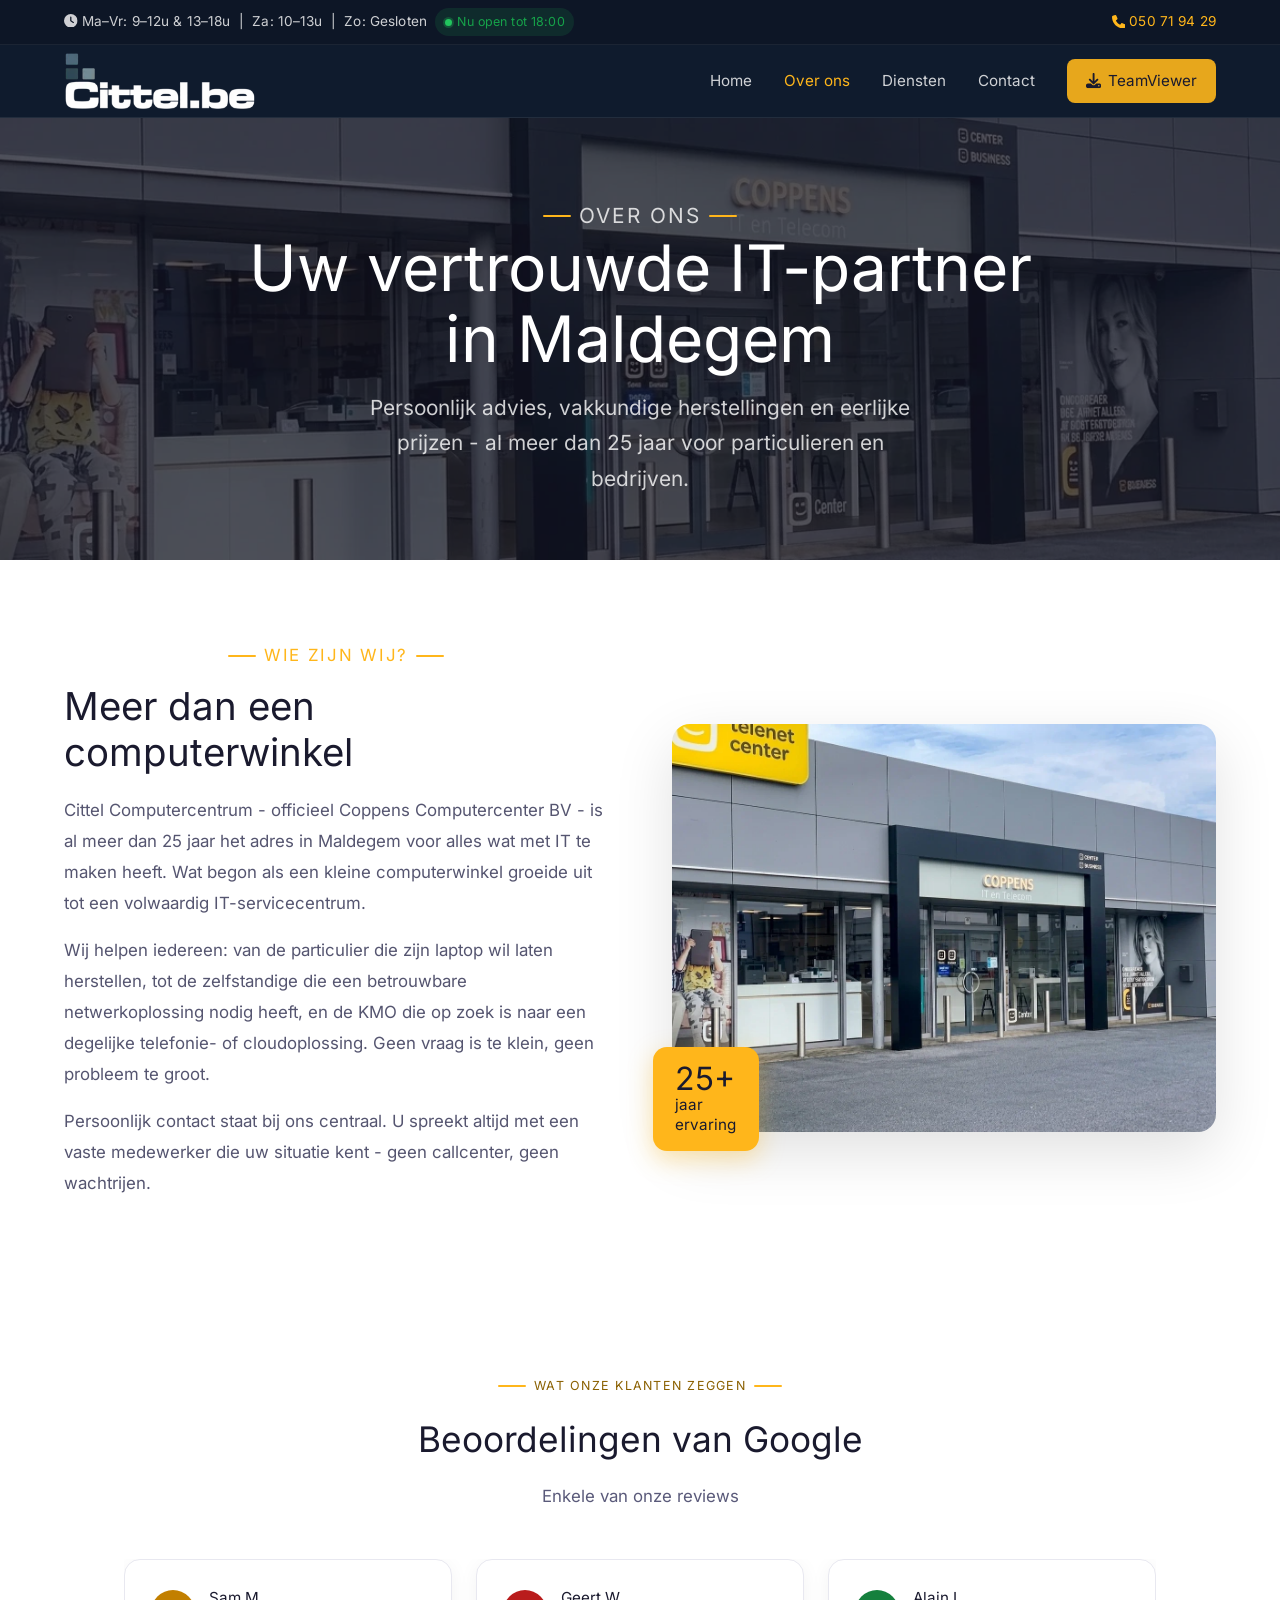
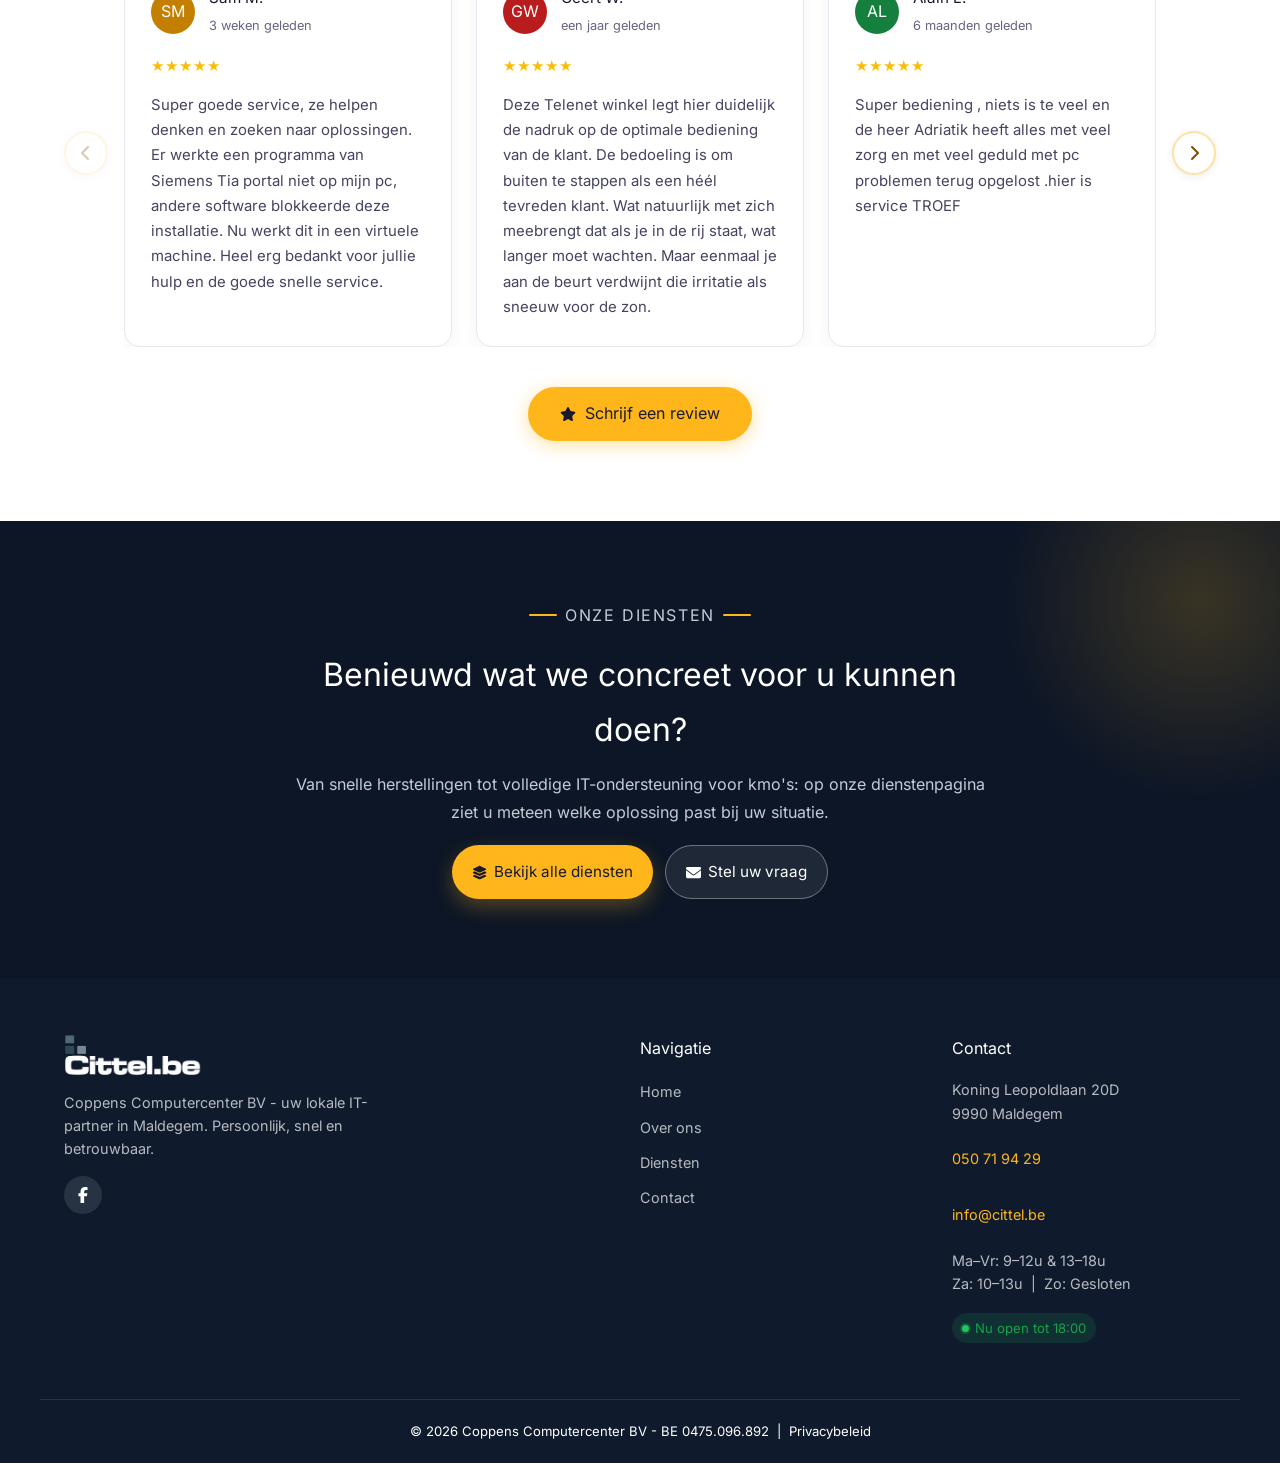
<file: over-ons.html>
<!DOCTYPE html>
<html lang="nl">
<head>
    <meta charset="UTF-8">
    <meta name="viewport" content="width=device-width, initial-scale=1.0">
    <title>Over Ons — Cittel Computercentrum Maldegem</title>
    <meta name="description" content="Leer Cittel Computercentrum kennen. Al jaren dé IT-partner in Maldegem voor particulieren en bedrijven — verkoop, herstellingen, Telenet en meer.">
    <meta name="robots" content="index, follow">
    <link rel="canonical" href="https://www.cittel.be/over-ons">
    <link rel="sitemap" type="application/xml" href="sitemap.xml">

    <!-- Google tag (gtag.js) -->
    <script async src="https://www.googletagmanager.com/gtag/js?id=G-F80T1TYMBS"></script>
    <script>
    window.dataLayer = window.dataLayer || [];
    function gtag(){dataLayer.push(arguments);}
    gtag('js', new Date());

    gtag('config', 'G-F80T1TYMBS');
    </script>

    <!-- Open Graph -->
    <meta property="og:type" content="website">
    <meta property="og:url" content="https://www.cittel.be/over-ons">
    <meta property="og:title" content="Over Ons — Cittel Computercentrum Maldegem">
    <meta property="og:description" content="Al jaren dé lokale IT-partner in Maldegem voor particulieren en bedrijven — verkoop, herstellingen, Telenet en meer.">
    <meta property="og:image" content="https://www.cittel.be/img/winkel-front4.png">
    <meta property="og:locale" content="nl_BE">
    <meta property="og:site_name" content="Cittel Computercentrum">

    <!-- Twitter Card -->
    <meta name="twitter:card" content="summary_large_image">
    <meta name="twitter:title" content="Over Ons — Cittel Computercentrum Maldegem">
    <meta name="twitter:description" content="Al jaren dé lokale IT-partner in Maldegem voor particulieren en bedrijven.">
    <meta name="twitter:image" content="https://www.cittel.be/img/winkel-front4.png">

    <link rel="stylesheet" href="css/base.css?v=4">
    <link rel="stylesheet" href="css/over-ons.css?v=3">
    <link rel="preload" as="font" type="font/woff2" href="font/Inter/Inter-Variable.woff2?v=3" crossorigin>
    <link rel="icon" type="image/png" href="img/favicon.png">
</head>
<body>

    <!-- Closure announcement (auto-toggled by JS) -->
    <div id="closureBanner" class="closure-banner" role="alert" aria-live="polite">
        <div class="closure-banner-inner">
            <span aria-hidden="true" style="font-size:1.05em">&#9888;</span>
            <span id="closureBannerText"></span>
        </div>
    </div>

    <!-- Top bar -->
    <div class="top-bar">
        <div class="container top-bar-inner">
            <span><svg class="icon" width="16" height="16" aria-hidden="true"><use href="/img/icons.svg#i-solid-clock"/></svg> Ma–Vr: 9–12u &amp; 13–18u &nbsp;|&nbsp; Za: 10–13u &nbsp;|&nbsp; Zo: Gesloten &nbsp;<span id="store-status-bar" class="store-status"></span></span>
            <span><svg class="icon phone-icon" width="16" height="16" aria-hidden="true"><use href="/img/icons.svg#i-solid-phone"/></svg> <a href="tel:+3250719429">050 71 94 29</a></span>
        </div>
    </div>

    <!-- Navigation -->
    <nav>
        <div class="container nav-inner">
            <a href="/" class="nav-logo">
                <img src="img/logo-high-res-small.webp" alt="Cittel Computercentrum Maldegem logo" width="300" height="87">
            </a>
            <button class="mobile-toggle" aria-label="Menu openen">
                <svg class="icon" width="16" height="16" aria-hidden="true"><use href="/img/icons.svg#i-solid-bars"/></svg>
            </button>
            <ul class="nav-links">
                <li><a href="/">Home</a></li>
                <li><a href="over-ons" class="active">Over ons</a></li>
                <li><a href="diensten">Diensten</a></li>
                <li><a href="contact">Contact</a></li>
                <li><a href="download/WIN/Cittel Remote.exe" class="btn-nav-tv"><svg class="icon" width="16" height="16" aria-hidden="true"><use href="/img/icons.svg#i-brands-windows"/></svg> TeamViewer</a></li>
                <li class="nav-hours-item">
                    <div class="nav-hours">
                        <div>
                            <strong class="nav-hours-title">Openingsuren</strong>
                            <span>Ma–Vr: 9:00u–12:00u &amp; 13:00u–18:00u</span>
                            <span>Za: 10:00u–13:00u &nbsp;&nbsp;|&nbsp;&nbsp; Zo: Gesloten</span>
                            <span id="store-status-nav" class="store-status store-status--nav"></span>
                        </div>
                    </div>
                    <a href="tel:+3250719429" class="nav-hours-call"><svg class="icon" width="16" height="16" aria-hidden="true"><use href="/img/icons.svg#i-solid-phone"/></svg> 050 71 94 29</a>
                </li>
            </ul>
        </div>
    </nav>

    <main>

    <!-- Page Hero -->
    <section class="page-hero">
        <div class="container page-hero-content">
            <p class="page-hero-label">Over ons</p>
            <h1>Uw vertrouwde IT-partner<br>in Maldegem</h1>
            <p>Persoonlijk advies, vakkundige herstellingen en eerlijke prijzen - al meer dan 25 jaar voor particulieren en bedrijven.</p>
        </div>
    </section>

    <!-- About Section -->
    <section class="about-section">
        <div class="container">
            <div class="about-layout">

                <div class="about-text reveal">
                    <p class="section-label">Wie zijn wij?</p>
                    <h2>Meer dan een computerwinkel</h2>
                    <p>Cittel Computercentrum - officieel Coppens Computercenter BV - is al meer dan 25 jaar het adres in Maldegem voor alles wat met IT te maken heeft. Wat begon als een kleine computerwinkel groeide uit tot een volwaardig IT-servicecentrum.</p>
                    <p>Wij helpen iedereen: van de particulier die zijn laptop wil laten herstellen, tot de zelfstandige die een betrouwbare netwerkoplossing nodig heeft, en de KMO die op zoek is naar een degelijke telefonie- of cloudoplossing. Geen vraag is te klein, geen probleem te groot.</p>
                    <p>Persoonlijk contact staat bij ons centraal. U spreekt altijd met een vaste medewerker die uw situatie kent - geen callcenter, geen wachtrijen.</p>
                </div>

                <div class="about-image reveal" data-delay="150">
                    <img src="img/shop-front-small.webp" alt="Cittel Computercentrum winkel Maldegem" width="800" height="600">
                    <div class="about-badge">
                        <span>25+</span>jaar<br>ervaring
                    </div>
                </div>

            </div>
        </div>
    </section>

    <!-- Reviews Section -->
    <section class="reviews-section">
        <div class="container">
            <p class="section-label reveal">Wat onze klanten zeggen</p>
            <h2 class="section-title reveal" data-delay="100">Beoordelingen van Google</h2>
            <p class="section-subtitle reveal" data-delay="200">Enkele van onze reviews</p>

            <div class="reviews-carousel-wrapper">
                <button class="carousel-btn carousel-btn--prev" aria-label="Vorige reviews">
                    <svg class="icon" width="16" height="16" aria-hidden="true"><use href="/img/icons.svg#i-solid-chevron-left"/></svg>
                </button>
                <div class="reviews-track-outer">
                    <div class="reviews-track">

                        <div class="review-card">
                            <div class="review-header">
                                <div class="review-avatar" style="background:#c27f00;">SM</div>
                                <div class="review-meta">
                                    <strong>Sam M.</strong>
                                    <span>3 weken geleden</span>
                                </div>
                            </div>
                            <div class="review-stars">★★★★★</div>
                            <p class="review-text">Super goede service, ze helpen denken en zoeken naar oplossingen. Er werkte een programma van Siemens Tia portal niet op mijn pc, andere software blokkeerde deze installatie. Nu werkt dit in een virtuele machine. Heel erg bedankt voor jullie hulp en de goede snelle service.</p>
                        </div>

                        <div class="review-card">
                            <div class="review-header">
                                <div class="review-avatar" style="background:#b91c1c;">GW</div>
                                <div class="review-meta">
                                    <strong>Geert W.</strong>
                                    <span>een jaar geleden</span>
                                </div>
                            </div>
                            <div class="review-stars">★★★★★</div>
                            <p class="review-text">Deze Telenet winkel legt hier duidelijk de nadruk op de optimale bediening van de klant. De bedoeling is om buiten te stappen als een héél tevreden klant. Wat natuurlijk met zich meebrengt dat als je in de rij staat, wat langer moet wachten. Maar eenmaal je aan de beurt verdwijnt die irritatie als sneeuw voor de zon.</p>
                        </div>

                        <div class="review-card">
                            <div class="review-header">
                                <div class="review-avatar" style="background:#15803d;">AL</div>
                                <div class="review-meta">
                                    <strong>Alain L.</strong>
                                    <span>6 maanden geleden</span>
                                </div>
                            </div>
                            <div class="review-stars">★★★★★</div>
                            <p class="review-text">Super bediening , niets is te veel en de heer Adriatik heeft alles met veel zorg en met veel geduld met pc problemen terug opgelost .hier is service TROEF</p>
                        </div>

                        <div class="review-card">
                            <div class="review-header">
                                <div class="review-avatar" style="background:#92400e;">HL</div>
                                <div class="review-meta">
                                    <strong>Hilde L.</strong>
                                    <span>3 maanden geleden</span>
                                </div>
                            </div>
                            <div class="review-stars">★★★★★</div>
                            <p class="review-text">Heel tevreden over de persoonlijke en klantvriendelijke benadering. Ook dank aan Tibo voor zijn begrijpelijke en adequate ondersteuning en uitleg.</p>
                        </div>

                        <div class="review-card">
                            <div class="review-header">
                                <div class="review-avatar" style="background:#0f766e;">JR</div>
                                <div class="review-meta">
                                    <strong>Johan R.</strong>
                                    <span>5 maanden geleden</span>
                                </div>
                            </div>
                            <div class="review-stars">★★★★★</div>
                            <p class="review-text">Zoals steeds is het vriendelijk personeel weeral bereid om voor serieuze problemen een oplossing te willen zoeken. Een redpunt ook voor mensen met it-problemen. Hardware daar kopen zou ik zeggen, dienst na veekoop verzekerd !</p>
                        </div>

                        <div class="review-card">
                            <div class="review-header">
                                <div class="review-avatar" style="background:#9c27b0;">JA</div>
                                <div class="review-meta">
                                    <strong>Joyce a.</strong>
                                    <span>4 maanden geleden</span>
                                </div>
                            </div>
                            <div class="review-stars">★★★★★</div>
                            <p class="review-text">Snel, vlot en vriendelijk geholpen. Top wij komen zeker terug zowel voor telenet hulp als voor aankoop van nieuwe laptop.</p>
                        </div>

                    </div>
                </div>
                <button class="carousel-btn carousel-btn--next" aria-label="Volgende reviews">
                    <svg class="icon" width="16" height="16" aria-hidden="true"><use href="/img/icons.svg#i-solid-chevron-right"/></svg>
                </button>
            </div>

            <!-- Mobile: dots + swipe hint -->
            <div class="reviews-dots" id="reviewsDots"></div>
            <p class="swipe-hint" id="swipeHint"><svg class="icon" width="16" height="16" aria-hidden="true"><use href="/img/icons.svg#i-solid-hand-pointer"/></svg> Swipe om meer te zien</p>

            <div class="reviews-cta">
                <a href="https://g.page/r/CQdfG7JHXbY5EBM/review"
                   target="_blank" rel="noopener noreferrer">
                    <svg class="icon" width="16" height="16" aria-hidden="true"><use href="/img/icons.svg#i-solid-star"/></svg> Schrijf een review
                </a>
            </div>
        </div>
    </section>

    <!-- Services Redirect -->
    <section class="diensten-link-section">
        <div class="container diensten-link-wrap reveal">
            <p class="section-label">Onze diensten</p>
            <h2>Benieuwd wat we concreet voor u kunnen doen?</h2>
            <p>Van snelle herstellingen tot volledige IT-ondersteuning voor kmo's: op onze dienstenpagina ziet u meteen welke oplossing past bij uw situatie.</p>
            <div class="diensten-link-actions">
                <a href="diensten" class="btn-primary"><svg class="icon" width="16" height="16" aria-hidden="true"><use href="/img/icons.svg#i-solid-layer-group"/></svg> Bekijk alle diensten</a>
                <a href="contact" class="btn-secondary diensten-link-secondary"><svg class="icon" width="16" height="16" aria-hidden="true"><use href="/img/icons.svg#i-solid-envelope"/></svg> Stel uw vraag</a>
            </div>
        </div>
    </section>

    </main>

    <!-- Footer -->
    <footer>
        <div class="container footer-inner">
            <div class="footer-brand">
                <img src="img/logo-high-res-small.webp" alt="Cittel logo" width="300" height="87">
                <p>Coppens Computercenter BV - uw lokale IT-partner in Maldegem. Persoonlijk, snel en betrouwbaar.</p>
                <div class="footer-social">
                    <a href="https://www.facebook.com/cittelmaldegem/" target="_blank" rel="noopener noreferrer" aria-label="Cittel op Facebook"><svg class="icon" width="16" height="16" aria-hidden="true"><use href="/img/icons.svg#i-brands-facebook-f"/></svg></a>
                </div>
            </div>
            <div class="footer-nav">
                <h3>Navigatie</h3>
                <ul>
                    <li><a href="/">Home</a></li>
                    <li><a href="over-ons">Over ons</a></li>
                    <li><a href="diensten">Diensten</a></li>
                    <li><a href="contact">Contact</a></li>
                </ul>
            </div>
            <div class="footer-contact">
                <h3>Contact</h3>
                <p>Koning Leopoldlaan 20D<br>9990 Maldegem</p>
                <p><a href="tel:+3250719429">050 71 94 29</a></p>
                <p><a href="mailto:info@cittel.be">info@cittel.be</a></p>
                <p>Ma–Vr: 9–12u &amp; 13–18u<br>Za: 10–13u &nbsp;|&nbsp; Zo: Gesloten</p>
                <span id="store-status-footer" class="store-status store-status--footer"></span>
            </div>
        </div>
        <div class="footer-bottom">
            <div class="container">
                <p>&copy; <span id="footer-year"></span> Coppens Computercenter BV - BE 0475.096.892 &nbsp;|&nbsp; <a href="privacy">Privacybeleid</a></p>
            </div>
        </div>
    </footer>

    <script src="js/script.js?v=7"></script>
</body>
</html>
</file>
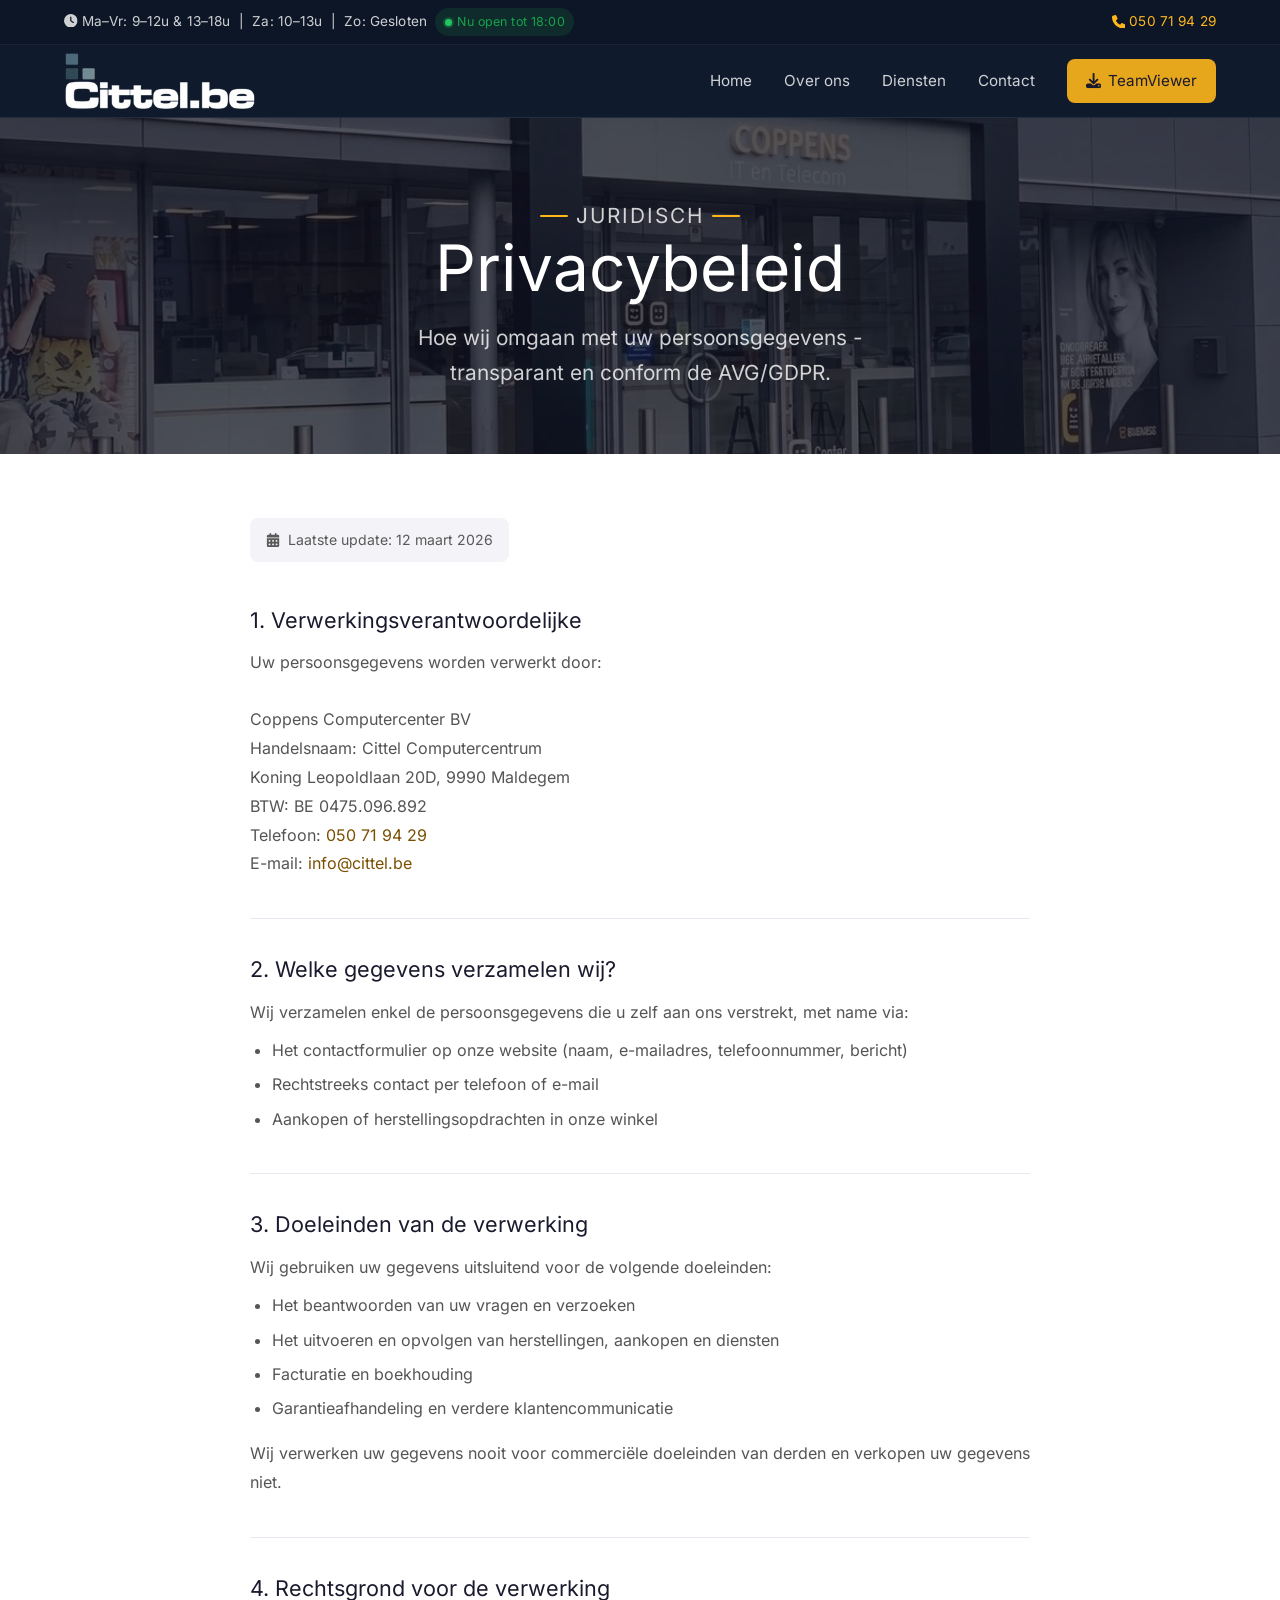
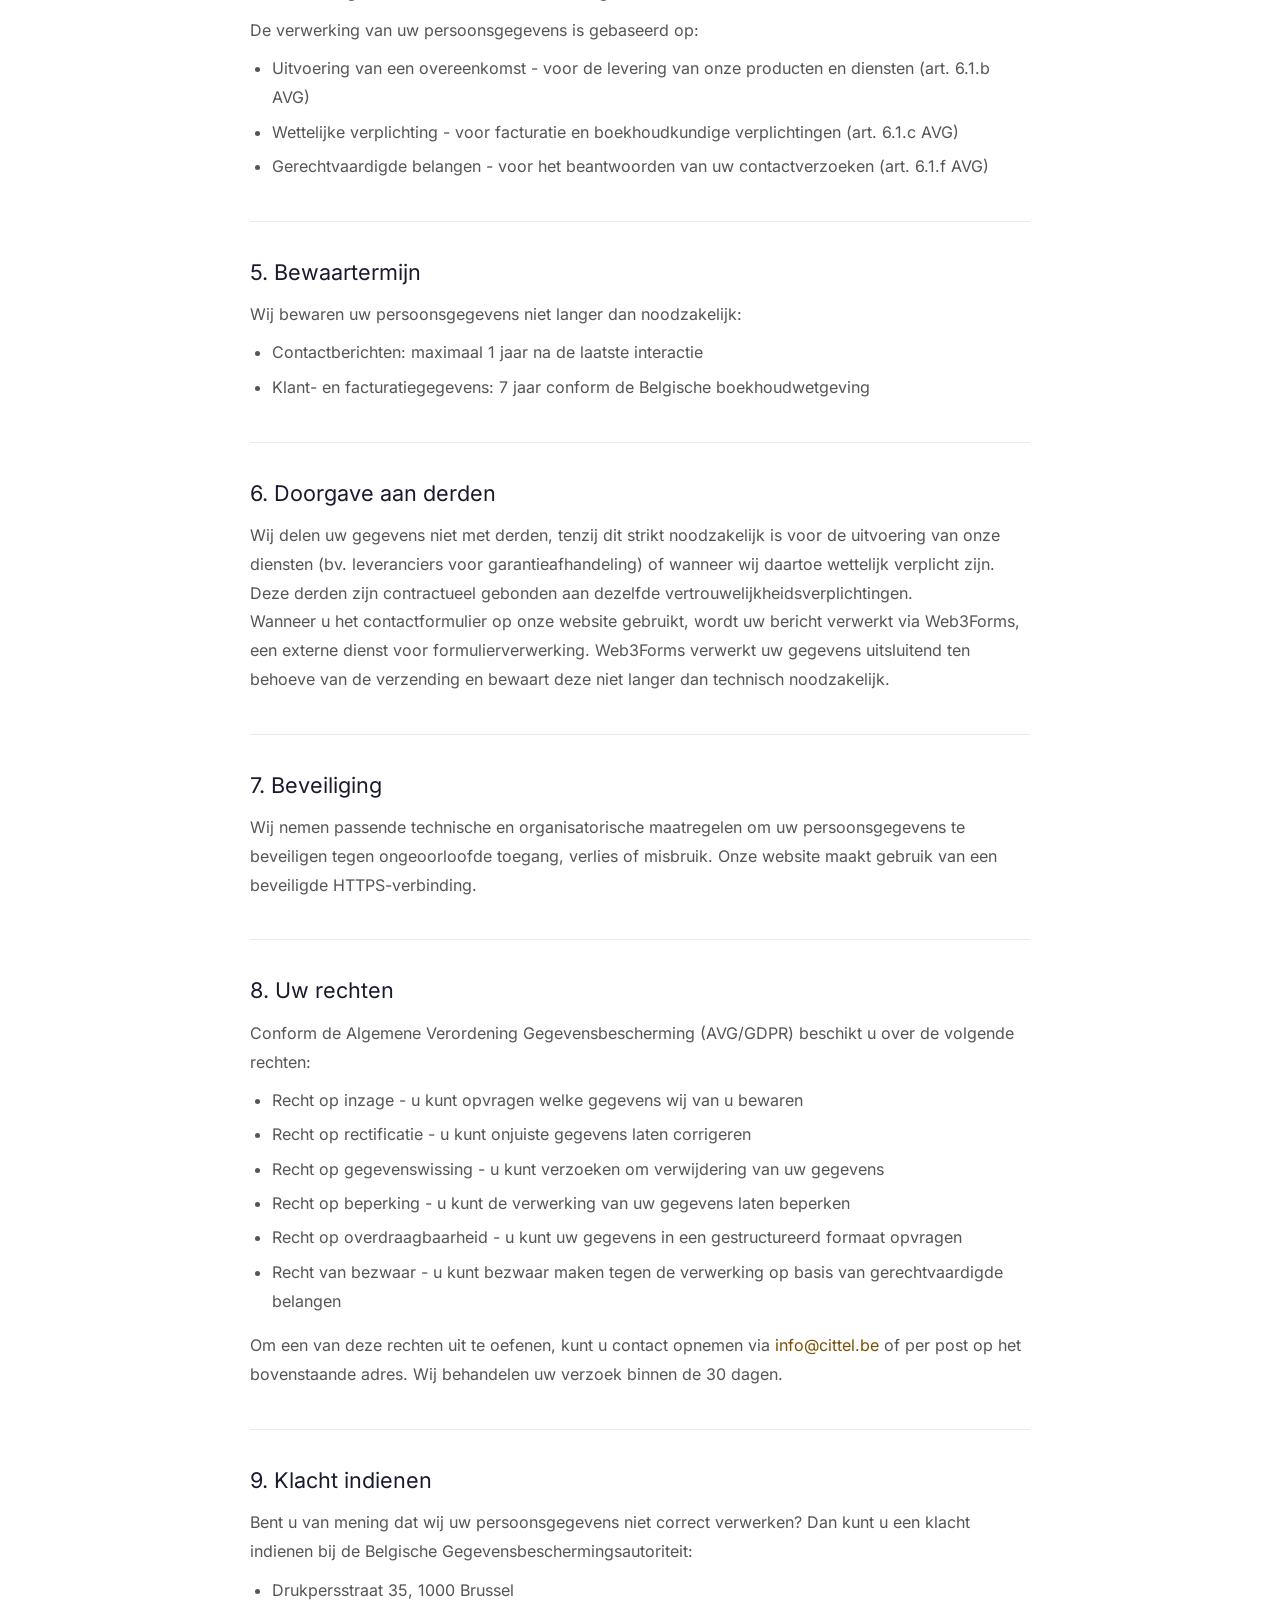
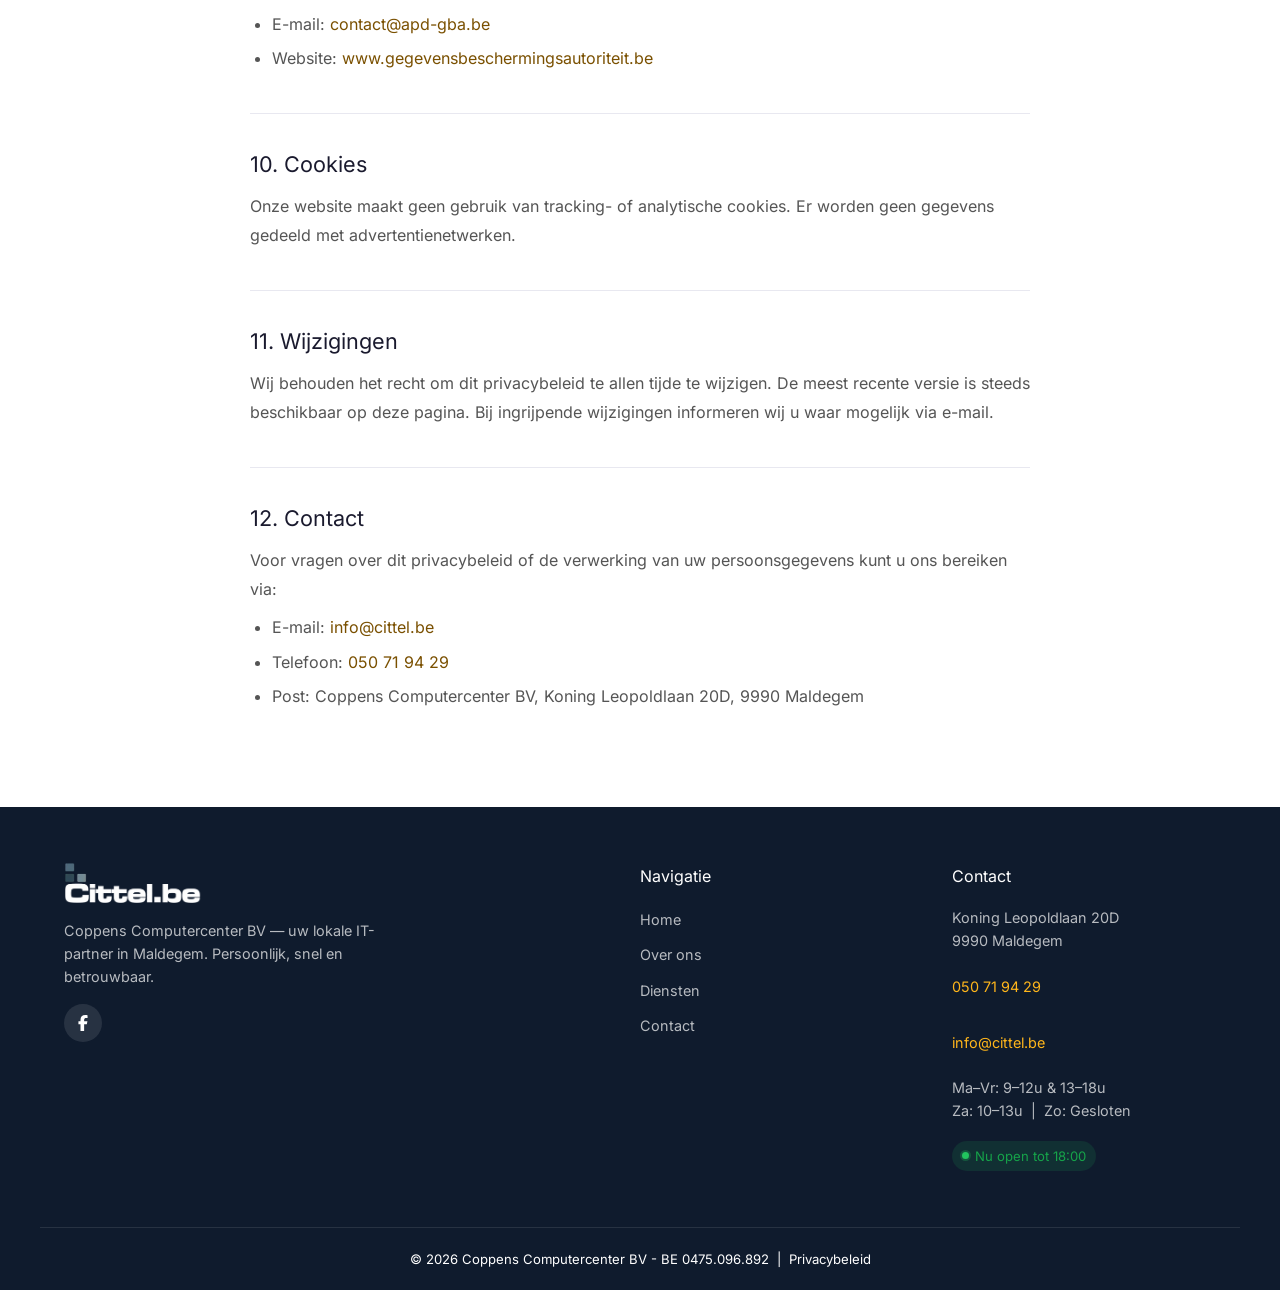
<file: privacy.html>
<!DOCTYPE html>
<html lang="nl">
<head>
    <meta charset="UTF-8">
    <meta name="viewport" content="width=device-width, initial-scale=1.0">
    <title>Privacybeleid — Cittel Computercentrum Maldegem</title>
    <meta name="description" content="Lees het privacybeleid van Cittel Computercentrum in Maldegem. Wij gaan zorgvuldig om met uw persoonsgegevens conform de AVG/GDPR.">
    <meta name="robots" content="noindex, follow">
    <link rel="canonical" href="https://www.cittel.be/privacy">
    <link rel="sitemap" type="application/xml" href="sitemap.xml">

    <!-- Google tag (gtag.js) -->
    <script async src="https://www.googletagmanager.com/gtag/js?id=G-F80T1TYMBS"></script>
    <script>
    window.dataLayer = window.dataLayer || [];
    function gtag(){dataLayer.push(arguments);}
    gtag('js', new Date());

    gtag('config', 'G-F80T1TYMBS');
    </script>

    <!-- Open Graph -->
    <meta property="og:type" content="website">
    <meta property="og:url" content="https://www.cittel.be/privacy">
    <meta property="og:title" content="Privacybeleid — Cittel Computercentrum Maldegem">
    <meta property="og:description" content="Lees het privacybeleid van Cittel Computercentrum in Maldegem.">
    <meta property="og:image" content="https://www.cittel.be/img/winkel-front4.png">
    <meta property="og:locale" content="nl_BE">
    <meta property="og:site_name" content="Cittel Computercentrum">

    <!-- Twitter Card -->
    <meta name="twitter:card" content="summary_large_image">
    <meta name="twitter:title" content="Privacybeleid — Cittel Computercentrum Maldegem">
    <meta name="twitter:description" content="Lees het privacybeleid van Cittel Computercentrum in Maldegem.">
    <meta name="twitter:image" content="https://www.cittel.be/img/winkel-front4.png">

    <link rel="stylesheet" href="css/base.css?v=4">
    <link rel="stylesheet" href="css/privacy.css?v=3">
    <link rel="preload" as="font" type="font/woff2" href="font/Inter/Inter-Variable.woff2?v=3" crossorigin>
    <link rel="icon" type="image/png" href="img/favicon.png">
</head>
<body>

    <!-- Closure announcement (auto-toggled by JS) -->
    <div id="closureBanner" class="closure-banner" role="alert" aria-live="polite">
        <div class="closure-banner-inner">
            <span aria-hidden="true" style="font-size:1.05em">&#9888;</span>
            <span id="closureBannerText"></span>
        </div>
    </div>

    <!-- Top bar -->
    <div class="top-bar">
        <div class="container top-bar-inner">
            <span><svg class="icon" width="16" height="16" aria-hidden="true"><use href="/img/icons.svg#i-solid-clock"/></svg> Ma–Vr: 9–12u &amp; 13–18u &nbsp;|&nbsp; Za: 10–13u &nbsp;|&nbsp; Zo: Gesloten &nbsp;<span id="store-status-bar" class="store-status"></span></span>
            <span><svg class="icon phone-icon" width="16" height="16" aria-hidden="true"><use href="/img/icons.svg#i-solid-phone"/></svg> <a href="tel:+3250719429">050 71 94 29</a></span>
        </div>
    </div>

    <!-- Navigation -->
    <nav>
        <div class="container nav-inner">
            <a href="/" class="nav-logo">
                <img src="img/logo-high-res-small.webp" alt="Cittel Computercentrum Maldegem logo" width="300" height="87">
            </a>
            <button class="mobile-toggle" aria-label="Menu openen">
                <svg class="icon" width="16" height="16" aria-hidden="true"><use href="/img/icons.svg#i-solid-bars"/></svg>
            </button>
            <ul class="nav-links">
                <li><a href="/">Home</a></li>
                <li><a href="over-ons">Over ons</a></li>
                <li><a href="diensten">Diensten</a></li>
                <li><a href="contact">Contact</a></li>
                <li><a href="download/WIN/Cittel Remote.exe" class="btn-nav-tv"><svg class="icon" width="16" height="16" aria-hidden="true"><use href="/img/icons.svg#i-brands-windows"/></svg> TeamViewer</a></li>
                <li class="nav-hours-item">
                    <div class="nav-hours">
                        <div>
                            <strong class="nav-hours-title">Openingsuren</strong>
                            <span>Ma–Vr: 9:00u–12:00u &amp; 13:00u–18:00u</span>
                            <span>Za: 10:00u–13:00u &nbsp;&nbsp;|&nbsp;&nbsp; Zo: Gesloten</span>
                            <span id="store-status-nav" class="store-status store-status--nav"></span>
                        </div>
                    </div>
                    <a href="tel:+3250719429" class="nav-hours-call"><svg class="icon" width="16" height="16" aria-hidden="true"><use href="/img/icons.svg#i-solid-phone"/></svg> 050 71 94 29</a>
                </li>
            </ul>
        </div>
    </nav>

    <main>

    <!-- Page Hero -->
    <section class="page-hero">
        <div class="container page-hero-content">
            <p class="page-hero-label">Juridisch</p>
            <h1>Privacybeleid</h1>
            <p>Hoe wij omgaan met uw persoonsgegevens - transparant en conform de AVG/GDPR.</p>
        </div>
    </section>

    <!-- Privacy Content -->
    <section class="privacy-section">
        <div class="container">
            <div class="privacy-content">

                <span class="privacy-meta"><svg class="icon" width="16" height="16" aria-hidden="true"><use href="/img/icons.svg#i-solid-calendar-days"/></svg>&nbsp; Laatste update: 12 maart 2026</span>

                <h2>1. Verwerkingsverantwoordelijke</h2>
                <p>
                    Uw persoonsgegevens worden verwerkt door:<br><br>
                    <strong>Coppens Computercenter BV</strong><br>
                    Handelsnaam: Cittel Computercentrum<br>
                    Koning Leopoldlaan 20D, 9990 Maldegem<br>
                    BTW: BE 0475.096.892<br>
                    Telefoon: <a href="tel:+3250719429">050 71 94 29</a><br>
                    E-mail: <a href="mailto:info@cittel.be">info@cittel.be</a>
                </p>

                <h2>2. Welke gegevens verzamelen wij?</h2>
                <p>Wij verzamelen enkel de persoonsgegevens die u zelf aan ons verstrekt, met name via:</p>
                <ul>
                    <li>Het contactformulier op onze website (naam, e-mailadres, telefoonnummer, bericht)</li>
                    <li>Rechtstreeks contact per telefoon of e-mail</li>
                    <li>Aankopen of herstellingsopdrachten in onze winkel</li>
                </ul>

                <h2>3. Doeleinden van de verwerking</h2>
                <p>Wij gebruiken uw gegevens uitsluitend voor de volgende doeleinden:</p>
                <ul>
                    <li>Het beantwoorden van uw vragen en verzoeken</li>
                    <li>Het uitvoeren en opvolgen van herstellingen, aankopen en diensten</li>
                    <li>Facturatie en boekhouding</li>
                    <li>Garantieafhandeling en verdere klantencommunicatie</li>
                </ul>
                <p>Wij verwerken uw gegevens <strong>nooit</strong> voor commerciële doeleinden van derden en verkopen uw gegevens niet.</p>

                <h2>4. Rechtsgrond voor de verwerking</h2>
                <p>De verwerking van uw persoonsgegevens is gebaseerd op:</p>
                <ul>
                    <li><strong>Uitvoering van een overeenkomst</strong> - voor de levering van onze producten en diensten (art. 6.1.b AVG)</li>
                    <li><strong>Wettelijke verplichting</strong> - voor facturatie en boekhoudkundige verplichtingen (art. 6.1.c AVG)</li>
                    <li><strong>Gerechtvaardigde belangen</strong> - voor het beantwoorden van uw contactverzoeken (art. 6.1.f AVG)</li>
                </ul>

                <h2>5. Bewaartermijn</h2>
                <p>Wij bewaren uw persoonsgegevens niet langer dan noodzakelijk:</p>
                <ul>
                    <li>Contactberichten: maximaal <strong>1 jaar</strong> na de laatste interactie</li>
                    <li>Klant- en facturatiegegevens: <strong>7 jaar</strong> conform de Belgische boekhoudwetgeving</li>
                </ul>

                <h2>6. Doorgave aan derden</h2>
                <p>Wij delen uw gegevens niet met derden, tenzij dit strikt noodzakelijk is voor de uitvoering van onze diensten (bv. leveranciers voor garantieafhandeling) of wanneer wij daartoe wettelijk verplicht zijn. Deze derden zijn contractueel gebonden aan dezelfde vertrouwelijkheidsverplichtingen.</p>
                <p>Wanneer u het contactformulier op onze website gebruikt, wordt uw bericht verwerkt via <strong>Web3Forms</strong>, een externe dienst voor formulierverwerking. Web3Forms verwerkt uw gegevens uitsluitend ten behoeve van de verzending en bewaart deze niet langer dan technisch noodzakelijk.</p>

                <h2>7. Beveiliging</h2>
                <p>Wij nemen passende technische en organisatorische maatregelen om uw persoonsgegevens te beveiligen tegen ongeoorloofde toegang, verlies of misbruik. Onze website maakt gebruik van een beveiligde HTTPS-verbinding.</p>

                <h2>8. Uw rechten</h2>
                <p>Conform de Algemene Verordening Gegevensbescherming (AVG/GDPR) beschikt u over de volgende rechten:</p>
                <ul>
                    <li><strong>Recht op inzage</strong> - u kunt opvragen welke gegevens wij van u bewaren</li>
                    <li><strong>Recht op rectificatie</strong> - u kunt onjuiste gegevens laten corrigeren</li>
                    <li><strong>Recht op gegevenswissing</strong> - u kunt verzoeken om verwijdering van uw gegevens</li>
                    <li><strong>Recht op beperking</strong> - u kunt de verwerking van uw gegevens laten beperken</li>
                    <li><strong>Recht op overdraagbaarheid</strong> - u kunt uw gegevens in een gestructureerd formaat opvragen</li>
                    <li><strong>Recht van bezwaar</strong> - u kunt bezwaar maken tegen de verwerking op basis van gerechtvaardigde belangen</li>
                </ul>
                <p>Om een van deze rechten uit te oefenen, kunt u contact opnemen via <a href="mailto:info@cittel.be">info@cittel.be</a> of per post op het bovenstaande adres. Wij behandelen uw verzoek binnen de 30 dagen.</p>

                <h2>9. Klacht indienen</h2>
                <p>Bent u van mening dat wij uw persoonsgegevens niet correct verwerken? Dan kunt u een klacht indienen bij de Belgische Gegevensbeschermingsautoriteit:</p>
                <ul>
                    <li>Drukpersstraat 35, 1000 Brussel</li>
                    <li>E-mail: <a href="mailto:contact@apd-gba.be">contact@apd-gba.be</a></li>
                    <li>Website: <a href="https://www.gegevensbeschermingsautoriteit.be" target="_blank" rel="noopener noreferrer">www.gegevensbeschermingsautoriteit.be</a></li>
                </ul>

                <h2>10. Cookies</h2>
                <p>Onze website maakt geen gebruik van tracking- of analytische cookies. Er worden geen gegevens gedeeld met advertentienetwerken.</p>

                <h2>11. Wijzigingen</h2>
                <p>Wij behouden het recht om dit privacybeleid te allen tijde te wijzigen. De meest recente versie is steeds beschikbaar op deze pagina. Bij ingrijpende wijzigingen informeren wij u waar mogelijk via e-mail.</p>

                <h2>12. Contact</h2>
                <p>Voor vragen over dit privacybeleid of de verwerking van uw persoonsgegevens kunt u ons bereiken via:</p>
                <ul>
                    <li>E-mail: <a href="mailto:info@cittel.be">info@cittel.be</a></li>
                    <li>Telefoon: <a href="tel:+3250719429">050 71 94 29</a></li>
                    <li>Post: Coppens Computercenter BV, Koning Leopoldlaan 20D, 9990 Maldegem</li>
                </ul>

            </div>
        </div>
    </section>

    </main>

    <!-- Footer -->
    <footer>
        <div class="container footer-inner">
            <div class="footer-brand">
                <img src="img/logo-high-res-small.webp" alt="Cittel logo" width="300" height="87">
                <p>Coppens Computercenter BV — uw lokale IT-partner in Maldegem. Persoonlijk, snel en betrouwbaar.</p>
                <div class="footer-social">
                    <a href="https://www.facebook.com/cittelmaldegem/" target="_blank" rel="noopener noreferrer" aria-label="Cittel op Facebook"><svg class="icon" width="16" height="16" aria-hidden="true"><use href="/img/icons.svg#i-brands-facebook-f"/></svg></a>
                </div>
            </div>
            <div class="footer-nav">
                <h3>Navigatie</h3>
                <ul>
                    <li><a href="/">Home</a></li>
                    <li><a href="over-ons">Over ons</a></li>
                    <li><a href="diensten">Diensten</a></li>
                    <li><a href="contact">Contact</a></li>
                </ul>
            </div>
            <div class="footer-contact">
                <h3>Contact</h3>
                <p>Koning Leopoldlaan 20D<br>9990 Maldegem</p>
                <p><a href="tel:+3250719429">050 71 94 29</a></p>
                <p><a href="mailto:info@cittel.be">info@cittel.be</a></p>
                <p>Ma–Vr: 9–12u &amp; 13–18u<br>Za: 10–13u &nbsp;|&nbsp; Zo: Gesloten</p>
                <span id="store-status-footer" class="store-status store-status--footer"></span>
            </div>
        </div>
        <div class="footer-bottom">
            <div class="container">
                <p>&copy; <span id="footer-year"></span> Coppens Computercenter BV - BE 0475.096.892 &nbsp;|&nbsp; <a href="privacy">Privacybeleid</a></p>
            </div>
        </div>
    </footer>

    <script src="js/script.js?v=7"></script>
</body>
</html>
</file>
<file: css/base.css>
/* =============================================
   Base — Font, Reset, Globals, Nav, Components,
   Page Hero, Footer & Shared Section Labels
   ============================================= */

/* ---------- Closure announcement banner ---------- */
.closure-banner {
    display: none;
    background: linear-gradient(90deg, #FFB61B 0%, #ffa500 100%);
    color: #1a1a2e;
    padding: 0.7rem 1rem;
    font-size: 0.92rem;
    font-weight: 600;
    text-align: center;
    line-height: 1.45;
    border-bottom: 1px solid rgba(0,0,0,0.08);
}
.closure-banner.is-visible { display: block; }
.closure-banner.is-today {
    background: linear-gradient(90deg, #dc2626 0%, #b91c1c 100%);
    color: #ffffff;
}
.closure-banner-inner {
    max-width: 1200px;
    margin: 0 auto;
    display: flex;
    align-items: center;
    justify-content: center;
    gap: 0.5rem;
    flex-wrap: wrap;
}
.closure-banner .icon {
    flex-shrink: 0;
}
@media (max-width: 600px) {
    .closure-banner { font-size: 0.85rem; padding: 0.6rem 0.85rem; }
}

/* ---------- Font ---------- */
@font-face {
    font-family: 'Inter';
    src: url('../font/Inter/Inter-Variable.woff2?v=3') format('woff2');
    font-weight: 100 900;
    font-style: normal;
    font-display: swap;
}

/* ---------- Icons (SVG sprite) ---------- */
.icon {
    width: 1em;
    height: 1em;
    display: inline-block;
    vertical-align: -0.125em;
    fill: currentColor;
    flex-shrink: 0;
}
.icon-spin {
    animation: icon-spin 1s linear infinite;
}
@keyframes icon-spin {
    from { transform: rotate(0deg); }
    to { transform: rotate(360deg); }
}

/* ---------- Reset & Globals ---------- */
*, *::before, *::after {
    box-sizing: border-box;
    margin: 0;
    padding: 0;
}

html {
    scroll-behavior: smooth;
    overflow-x: hidden;
    overscroll-behavior: none;
}

body {
    font-family: "Inter", sans-serif;
    font-weight: 400;
    color: #1a1a2e;
    background: #ffffff;
    line-height: 1.7;
    font-size: 1rem;
}

a {
    color: inherit;
    text-decoration: none;
}

img {
    max-width: 100%;
    height: auto;
    display: block;
}

.container {
    max-width: 1200px;
    margin: 0 auto;
    padding: 0 1.5rem;
}

/* ---------- Top Bar ---------- */
.top-bar {
    background: #0D1626;
    color: rgba(255, 255, 255, 0.8);
    font-size: 0.85rem;
    padding: 0;
    border-bottom: 1px solid rgba(255, 255, 255, 0.06);
    position: relative;
    z-index: 101;
}

.top-bar-inner {
    display: flex;
    justify-content: space-between;
    align-items: center;
    flex-wrap: wrap;
    gap: 0.5rem;
    letter-spacing: 0.01em;
}

.phone-icon {
    color: #FFB61B;
}

.top-bar a {
    color: #FFB61B;
    font-weight: 500;
    display: inline-flex;
    align-items: center;
    min-height: 44px;
    padding: 0 6px;
    margin: 0 -6px;
}

.top-bar a:hover {
    color: #fff;
}

.top-bar i {
    margin-right: 0.4rem;
}

/* ---------- Navigation ---------- */
nav {
    background: #0F1B2D;
    border-bottom: 1px solid rgba(255, 255, 255, 0.08);
    position: sticky;
    top: 0;
    z-index: 100;
    transition: box-shadow 0.35s ease;
}

nav.nav-scrolled {
    box-shadow: 0 4px 24px rgba(0, 0, 0, 0.2);
}

.nav-inner {
    display: flex;
    align-items: center;
    justify-content: space-between;
    height: 4.5rem;
}

.nav-logo img {
    height: 3.5rem;
    width: auto;
}

.mobile-toggle {
    display: none;
    background: none;
    border: none;
    font-size: 1.5rem;
    color: #fff;
    cursor: pointer;
}

.nav-hours-item {
    display: none;
}

.nav-links {
    list-style: none;
    display: flex;
    align-items: center;
    gap: 2rem;
}

.nav-links a {
    font-size: 0.95rem;
    font-weight: 500;
    color: rgba(255, 255, 255, 0.8);
    transition: color 0.2s;
    padding: 0.25rem 0;
}

.nav-links a:hover,
.nav-links a.active {
    color: #FFB61B;
}

.btn-nav-tv {
    background: rgba(255, 182, 27, 0.9);
    color: #1a1a2e !important;
    padding: 0.55rem 1.2rem !important;
    border-radius: 8px;
    font-weight: 600 !important;
    display: inline-flex;
    align-items: center;
    gap: 0.4rem;
    transition: background 0.2s, transform 0.15s;
}

.btn-nav-tv:hover {
    background: #FFB61B;
    transform: translateY(-1px);
}

.nav-hours-title {
    text-align: center;
}

/* ---------- Store status badge ---------- */
.store-status {
    display: inline-flex;
    align-items: center;
    gap: 0.35rem;
    font-size: 0.78rem;
    font-weight: 600;
    padding: 0.2rem 0.6rem;
    border-radius: 99px;
    vertical-align: middle;
    white-space: nowrap;
}

.store-status::before {
    content: '';
    display: inline-block;
    width: 7px;
    height: 7px;
    border-radius: 50%;
    flex-shrink: 0;
}

.store-status.status-open {
    background: rgba(34, 197, 94, 0.12);
    color: #16a34a;
}

.store-status.status-open::before {
    background: #22c55e;
    box-shadow: 0 0 0 2px rgba(34, 197, 94, 0.25);
}

.store-status.status-closed {
    background: #fde8e8;
    color: #991b1b;
}

.store-status.status-closed::before {
    background: #ef4444;
}

.store-status.status-exception {
    background: #fff4cc;
    color: #8a5a00;
}

.store-status.status-exception::before {
    background: #FFB61B;
    box-shadow: 0 0 0 2px rgba(255, 182, 27, 0.28);
}

.store-status--info,
.store-status--nav {
    font-size: 0.88rem;
    padding: 0.3rem 0.75rem;
    margin-top: 0.6rem;
}

.store-status--footer {
    font-size: 0.82rem;
    padding: 0.25rem 0.65rem;
    margin-top: 0.4rem;
    margin-bottom: 0.5rem;
}

.store-status--contact {
    font-size: 1rem;
    font-weight: 700;
    padding: 0.45rem 1rem;
    margin-top: 0.75rem;
    border-radius: 10px;
}

.store-status--contact::before {
    width: 9px;
    height: 9px;
}

/* ---------- Scroll-reveal ---------- */
.reveal {
    opacity: 0;
    transform: translateY(28px);
    transition: opacity 0.6s ease, transform 0.6s ease;
}

.reveal.visible {
    opacity: 1;
    transform: translateY(0);
}

.dienst-card.reveal,
.usp-card.reveal,
.contact-card.reveal {
    transition: opacity 0.6s ease,
                transform 0.35s cubic-bezier(0.25, 0.46, 0.45, 0.94),
                box-shadow 0.35s ease-out,
                border-color 0.3s ease;
}

/* ---------- Page Hero (contact, over-ons, etc.) ---------- */
.page-hero {
    background: #0F1B2D url('../img/shop-front-small.webp') center/cover no-repeat;
    padding: 5rem 0 4rem;
    margin-top: -4.5rem;
    padding-top: calc(4.5rem + 5rem);
    position: relative;
    overflow: hidden;
    color: #fff;
}

.page-hero::before {
    content: '';
    position: absolute;
    inset: 0;
    background: rgba(20, 20, 33, 0.72);
    z-index: 0;
}

.page-hero-content {
    position: relative;
    z-index: 1;
    text-align: center;
}

.page-hero-label {
    display: flex;
    align-items: center;
    justify-content: center;
    gap: 0.5rem;
    font-size: 0.78rem;
    font-weight: 700;
    text-transform: uppercase;
    letter-spacing: 0.1em;
    color: #FFB61B;
    margin-bottom: 0.85rem;
}

.page-hero-label::before,
.page-hero-label::after {
    content: '';
    display: block;
    width: 28px;
    height: 2px;
    background: #FFB61B;
    border-radius: 2px;
}

.page-hero h1 {
    font-size: clamp(2.4rem, 6vw, 4rem);
    font-weight: 800;
    margin-bottom: 1rem;
    line-height: 1.1;
}

.page-hero p {
    font-size: clamp(1.05rem, 2vw, 1.3rem);
    color: rgba(255, 255, 255, 0.8);
    max-width: 560px;
    margin: 0 auto;
}

/* ---------- Diensten cards (shared: index & over-ons) ---------- */
.diensten-grid {
    display: grid;
    grid-template-columns: repeat(4, 1fr);
    gap: 1.25rem;
}

.dienst-card {
    background: #ffffff;
    border-radius: 16px;
    padding: 1.75rem;
    transition: transform 0.35s cubic-bezier(0.25, 0.46, 0.45, 0.94), box-shadow 0.35s ease-out, border-color 0.3s ease;
    border: 1.5px solid #eeeff5;
    box-shadow: 0 2px 8px rgba(0, 0, 0, 0.04);
}

.dienst-card:hover {
    transform: translateY(-7px);
    box-shadow: 0 20px 48px rgba(255, 182, 27, 0.18), 0 6px 16px rgba(0, 0, 0, 0.07);
    border-color: #FFB61B;
}

.dienst-icon {
    width: 52px;
    height: 52px;
    border-radius: 12px;
    background: #fff8e6;
    color: #FFB61B;
    display: flex;
    align-items: center;
    justify-content: center;
    font-size: 1.3rem;
    margin-bottom: 1.1rem;
    border: 1.5px solid #ffe9a0;
}

.dienst-card h3 {
    font-size: 1.05rem;
    font-weight: 700;
    color: #1a1a2e;
    margin-bottom: 0.5rem;
}

.dienst-card p {
    font-size: 0.9rem;
    color: #5a5a7a;
    line-height: 1.6;
}

.dienst-icon--img img {
    height: 26px;
    width: auto;
    margin: 0 auto;
}

/* ---------- Shared section labels ---------- */
.section-label {
    display: flex;
    align-items: center;
    justify-content: center;
    gap: 0.5rem;
    font-size: 0.78rem;
    font-weight: 700;
    text-transform: uppercase;
    letter-spacing: 0.1em;
    color: #8a6000;
    margin-bottom: 0.85rem;
}

.section-label::before,
.section-label::after {
    content: '';
    display: block;
    width: 28px;
    height: 2px;
    background: #FFB61B;
    border-radius: 2px;
}

.section-title {
    text-align: center;
    font-size: clamp(1.5rem, 3vw, 2.2rem);
    font-weight: 800;
    color: #1a1a2e;
    margin-bottom: 0.75rem;
}

.section-subtitle {
    text-align: center;
    color: #5a5a7a;
    font-size: 1.05rem;
    margin-bottom: 3rem;
    max-width: 600px;
    margin-left: auto;
    margin-right: auto;
}

/* ---------- Footer ---------- */
footer {
    background: #0F1B2D;
    color: rgba(255, 255, 255, 0.7);
    padding-top: 3.5rem;
}

.footer-inner {
    display: grid;
    grid-template-columns: 2fr 1fr 1fr;
    gap: 3rem;
    padding-bottom: 3rem;
    border-bottom: 1px solid rgba(255, 255, 255, 0.1);
}

.footer-brand img {
    height: 2.5rem;
    width: auto;
    margin-bottom: 1rem;
}

.footer-brand p {
    font-size: 0.9rem;
    line-height: 1.6;
    max-width: 320px;
}

.footer-social {
    margin-top: 1rem;
    display: flex;
    gap: 0.75rem;
}

.footer-social a {
    width: 38px;
    height: 38px;
    border-radius: 50%;
    background: rgba(255, 255, 255, 0.1);
    display: flex;
    align-items: center;
    justify-content: center;
    color: #fff;
    transition: background 0.2s;
}

.footer-social a:hover {
    background: #FFB61B;
}

.footer-nav h3,
.footer-contact h3 {
    color: #fff;
    font-size: 1rem;
    font-weight: 700;
    margin-bottom: 1rem;
}

.footer-nav ul {
    list-style: none;
}

.footer-nav li {
    margin-bottom: 0.5rem;
}

.footer-nav a {
    font-size: 0.9rem;
    transition: color 0.2s;
}

.footer-nav a:hover {
    color: #FFB61B;
}

.footer-contact p {
    font-size: 0.9rem;
    margin-bottom: 0.75rem;
    line-height: 1.6;
}

.footer-contact a {
    color: #FFB61B;
    display: inline-flex;
    align-items: center;
    min-height: 44px;
    padding: 0 10px;
    margin-left: -10px;
}

.footer-contact a:hover {
    text-decoration: underline;
}

.footer-bottom {
    padding: 1.25rem 0;
    text-align: center;
    font-size: 0.82rem;
    color: white;
}

.footer-bottom a {
    color: inherit;
}

/* =============================================
   Responsive — Shared Elements
   ============================================= */

@media (max-width: 1024px) {
    .footer-inner {
        grid-template-columns: 1fr 1fr;
    }

    .diensten-grid {
        grid-template-columns: repeat(2, 1fr);
    }
}

@media (max-width: 768px) {
    /* Top bar & nav top row hidden on mobile */
    .top-bar {
        display: none;
    }

    /* Hero overlap for mobile nav height */
    .page-hero {
        margin-top: -3.75rem;
        padding-top: calc(3.75rem + 4rem);
    }

    /* Nav */
    .mobile-toggle {
        display: flex;
        align-items: center;
        justify-content: center;
        width: 44px;
        height: 44px;
        border-radius: 8px;
        transition: background 0.2s;
        position: relative;
        z-index: 101;
        background: none;
    }

    .mobile-toggle:hover {
        background: rgba(255, 255, 255, 0.1);
    }

    .nav-inner {
        position: relative;
        height: 3.75rem;
        padding: 0 0.25rem;
    }

    .nav-logo img {
        height: 2.75rem;
        width: auto;
    }

    .nav-links {
        flex-direction: column;
        position: fixed;
        top: 3.75rem;
        left: 0;
        right: 0;
        height: calc(100dvh - 3.75rem);
        background: #0F1B2D;
        padding: 0 1.5rem;
        gap: 0;
        z-index: 99;
        opacity: 0;
        visibility: hidden;
        transform: translateY(-10px);
        overflow-y: auto;
        overflow-x: hidden;
        transition: opacity 0.25s ease,
                    visibility 0s 0.26s,
                    transform 0.25s ease;
    }

    .nav-links.open {
        opacity: 1;
        visibility: visible;
        transform: translateY(0);
        padding: 1.5rem 1.5rem 2rem;
        justify-content: space-between;
        transition: opacity 0.25s ease,
                    visibility 0s 0s,
                    transform 0.25s ease;
    }

    .nav-links li:has(.btn-nav-tv) {
        display: none;
    }

    .nav-links li {
        border-bottom: 1px solid rgba(255, 255, 255, 0.08);
    }

    .nav-links li:last-child {
        border-bottom: none;
    }

    .nav-links a {
        font-size: 1.2rem;
        padding: 1.1rem 0;
        display: block;
        color: rgba(255, 255, 255, 0.85);
    }

    .nav-hours-item {
        display: block;
        border-bottom: none !important;
        margin-top: auto;
        padding-top: 1.5rem;
        border-top: 2px solid rgba(255, 255, 255, 0.1) !important;
    }

    .nav-hours {
        background: rgba(255, 255, 255, 0.06);
        border-radius: 12px;
        padding: 1.5rem 1.5rem;
        display: flex;
        align-items: flex-start;
        gap: 1rem;
        margin-bottom: 1rem;
        border: 1px solid rgba(255, 255, 255, 0.1);
    }

    .nav-hours > i {
        color: #FFB61B;
        font-size: 1.5rem;
        margin-top: 0.15rem;
        flex-shrink: 0;
    }

    .nav-hours strong {
        display: block;
        font-size: 1.15rem;
        font-weight: 700;
        color: #fff;
        margin-bottom: 0.5rem;
    }

    .nav-hours span {
        display: block;
        font-size: 1rem;
        color: rgba(255, 255, 255, 0.6);
        line-height: 1.8;
    }

    .nav-hours span.store-status {
        display: inline-flex;
        font-size: 0.88rem;
        line-height: 1.2;
        margin-top: 0.6rem;
    }

    .nav-hours-call {
        display: flex !important;
        align-items: center;
        justify-content: center;
        gap: 0.6rem;
        background: #FFB61B;
        color: #1a1a2e !important;
        border-radius: 10px;
        padding: 1.1rem 1rem !important;
        font-weight: 600;
        font-size: 1.15rem !important;
        text-align: center;
    }

    /* Section headings */
    .section-title {
        font-size: 1.4rem;
    }

    .section-subtitle {
        font-size: 0.95rem;
        margin-bottom: 2rem;
    }

    /* Diensten cards */
    .diensten-grid {
        grid-template-columns: 1fr;
        gap: 0.75rem;
    }

    .dienst-card {
        padding: 1.5rem;
        display: flex;
        flex-direction: column;
        align-items: center;
        text-align: center;
        gap: 0;
    }

    .dienst-icon {
        margin-bottom: 0.75rem;
        flex-shrink: 0;
    }

    .dienst-card h3 {
        font-size: 1.05rem;
        margin-bottom: 0.4rem;
    }

    .dienst-card p {
        font-size: 0.88rem;
    }

    /* Footer */
    .footer-inner {
        grid-template-columns: 1fr;
        gap: 1.25rem;
        padding-bottom: 1.75rem;
    }

    footer {
        padding-top: 2rem;
    }

    .footer-nav {
        display: none;
    }

    .footer-brand img {
        height: 1.75rem;
        width: auto;
        margin-bottom: 0.5rem;
    }

    .footer-brand p {
        font-size: 0.82rem;
    }

    .footer-social {
        margin-top: 0.6rem;
    }

    .footer-contact p {
        font-size: 0.82rem;
        margin-bottom: 0.5rem;
    }

    .footer-bottom {
        font-size: 0.75rem;
        padding: 1rem 0;
    }

    .footer-bottom p {
        line-height: 1.5;
    }
}

@media (max-width: 400px) {
    .container {
        padding: 0 1.25rem;
    }

    .section-title {
        font-size: 1.25rem;
    }

    .dienst-card {
        padding: 1rem;
    }
}

/* ---------- Remote support download modal ---------- */
.remote-modal {
    border: none;
    border-radius: 18px;
    padding: 0;
    max-width: 820px;
    width: calc(100% - 2rem);
    margin: auto;
    background: #ffffff;
    color: #1a1a2e;
    box-shadow: 0 24px 60px rgba(13, 21, 38, 0.28);
    animation: remoteModalIn 0.22s ease-out;
}
.remote-modal::backdrop {
    background: rgba(13, 21, 38, 0.6);
    backdrop-filter: blur(3px);
    animation: remoteBackdropIn 0.22s ease-out;
}
@keyframes remoteModalIn {
    from { opacity: 0; transform: translateY(12px) scale(0.98); }
    to { opacity: 1; transform: translateY(0) scale(1); }
}
@keyframes remoteBackdropIn {
    from { opacity: 0; }
    to { opacity: 1; }
}
.remote-modal-form {
    padding: 2rem 2rem 1.5rem;
    position: relative;
}
.remote-modal-close {
    position: absolute;
    top: 0.9rem;
    right: 0.9rem;
    width: 36px;
    height: 36px;
    border: none;
    background: transparent;
    color: #6b7280;
    font-size: 1rem;
    cursor: pointer;
    border-radius: 50%;
    display: flex;
    align-items: center;
    justify-content: center;
    transition: background 0.15s, color 0.15s;
    z-index: 2;
}
.remote-modal-close:hover {
    background: #f3f4f6;
    color: #1a1a2e;
}
.remote-modal-title {
    font-size: 1.5rem;
    font-weight: 800;
    margin-bottom: 0.4rem;
    color: #1a1a2e;
    padding-right: 2rem;
}
.remote-modal-sub {
    font-size: 0.92rem;
    color: #4b5563;
    margin-bottom: 1.5rem;
    line-height: 1.5;
}
.remote-modal-sub a {
    color: #FFB61B;
    font-weight: 600;
    text-decoration: underline;
}

.remote-steps {
    list-style: none;
    padding: 0;
    margin: 0 0 1.5rem 0;
    display: grid;
    grid-template-columns: repeat(3, 1fr);
    gap: 0.9rem;
}
.remote-step {
    background: #fafbfc;
    border: 1px solid #eef0f3;
    border-radius: 12px;
    overflow: hidden;
    display: flex;
    flex-direction: column;
}
.remote-step-ill {
    background: linear-gradient(135deg, #fff8e6 0%, #ffecc2 100%);
    padding: 0.5rem;
    display: flex;
    align-items: center;
    justify-content: center;
    border-bottom: 1px solid #ffe9a0;
    height: 140px;
    flex-shrink: 0;
}
.remote-step-ill svg,
.remote-step-ill img {
    width: 100%;
    max-width: 100%;
    max-height: 100%;
    height: auto;
    display: block;
    object-fit: contain;
    border-radius: 8px;
}
.remote-step-body {
    padding: 1rem;
    position: relative;
}
.remote-step-num {
    position: absolute;
    top: -14px;
    right: 12px;
    width: 28px;
    height: 28px;
    border-radius: 50%;
    background: #FFB61B;
    color: #1a1a2e;
    font-weight: 800;
    font-size: 0.9rem;
    display: flex;
    align-items: center;
    justify-content: center;
    border: 2px solid #ffffff;
    box-shadow: 0 2px 6px rgba(0, 0, 0, 0.08);
}
.remote-step-body strong {
    display: block;
    font-size: 0.98rem;
    margin-bottom: 0.3rem;
    color: #1a1a2e;
}
.remote-step-body p {
    font-size: 0.86rem;
    color: #4b5563;
    line-height: 1.5;
    margin: 0;
}
.remote-step-body a {
    color: #FFB61B;
    font-weight: 600;
}

.remote-modal-call {
    display: flex;
    align-items: center;
    justify-content: center;
    gap: 0.5rem;
    background: #0D1626;
    color: #ffffff;
    padding: 0.95rem 1rem;
    border-radius: 10px;
    font-weight: 700;
    font-size: 1.05rem;
    text-decoration: none;
    margin-bottom: 1rem;
    transition: background 0.15s;
}
.remote-modal-call:hover {
    background: #1a2540;
}
.remote-modal-terms {
    font-size: 0.75rem;
    color: #6b7280;
    line-height: 1.55;
    text-align: center;
    padding-top: 0.9rem;
    border-top: 1px solid #eef0f3;
}
.remote-modal-terms a {
    color: #4b5563;
    text-decoration: underline;
}
.remote-modal-terms strong {
    color: #1a1a2e;
}

@media (max-width: 720px) {
    .remote-steps {
        grid-template-columns: 1fr;
    }
    .remote-step-ill {
        height: 160px;
    }
}
@media (max-width: 480px) {
    .remote-modal-form {
        padding: 1.75rem 1.25rem 1.25rem;
    }
    .remote-modal-title {
        font-size: 1.25rem;
    }
}
</file>
<file: css/index.css>
/* =============================================
   Index — Hero, Diensten, Accordion, Remote,
   Info Bar
   ============================================= */

/* ---------- Hero ---------- */
.hero {
    position: relative;
    min-height: 720px;
    margin-top: -4.5rem;
    padding-top: 4.5rem;
    background-image: url(../img/shop-front-mobile.webp);
    background-repeat: no-repeat;
    background-size: cover;
    background-position: center;
    display: flex;
    align-items: center;
    overflow: hidden;
}

@media (min-width: 768px) {
    .hero {
        background-image: url(../img/shop-front-small.webp);
    }
}

.hero-overlay {
    position: absolute;
    inset: 0;
    background: rgba(13, 21, 38, 0.75) 55%;
}

.hero-content {
    position: relative;
    z-index: 1;
    max-width: 760px;
    padding: 7rem 0;
}

.hero-content h1 {
    font-size: clamp(2.4rem, 6vw, 4rem);
    font-weight: 800;
    color: #ffffff;
    line-height: 1.1;
    margin-bottom: 1.5rem;
}

.hero-content p {
    font-size: clamp(1.05rem, 2vw, 1.3rem);
    color: rgba(255, 255, 255, 0.75);
    margin-bottom: 2.5rem;
    line-height: 1.75;
}

.hero-actions {
    display: flex;
    gap: 1rem;
    flex-wrap: wrap;
    margin-bottom: 3rem;
}

.hero-actions a {
    font-weight: 600;
    font-size: 1.1rem;
    padding: 1rem 2.25rem;
    border-radius: 8px;
    transition: background 0.2s, transform 0.15s, border-color 0.2s;
    display: inline-flex;
    align-items: center;
}

.btn-primary {
    background: #FFB61B;
    color: #1a1a2e;
}

.btn-primary:hover {
    background: #e6a314;
    transform: translateY(-1px);
}

.btn-secondary {
    background: transparent;
    color: #fff;
    border: 2px solid rgba(255, 255, 255, 0.65);
    backdrop-filter: blur(4px);
}

.btn-secondary:hover {
    background: rgba(255, 255, 255, 0.15);
    border-color: #fff;
}

@keyframes heroFadeUp {
    from { opacity: 0; transform: translateY(30px); }
    to   { opacity: 1; transform: translateY(0); }
}

.hero-content h1 {
    animation: heroFadeUp 0.7s ease both;
    animation-delay: 0.05s;
}

.hero-content p {
    animation: heroFadeUp 0.7s ease both;
    animation-delay: 0.22s;
}

.hero-actions {
    animation: heroFadeUp 0.7s ease both;
    animation-delay: 0.4s;
}

/* ---------- Diensten Section ---------- */
.diensten {
    padding: 5rem 0 6rem;
    background: #f7f8fc;
}

/* ---------- Services Accordion ---------- */
.diensten-accordion-layout {
    display: grid;
    grid-template-columns: 1fr 1fr;
    gap: 3rem;
    align-items: start;
    margin-top: 3rem;
}

.accordion-list {
    border: 1.5px solid #eeeff5;
    border-radius: 16px;
    overflow: hidden;
    background: #fff;
    box-shadow: 0 4px 20px rgba(0, 0, 0, 0.05);
}

.acc-item {
    border-bottom: 1px solid #eeeff5;
}

.acc-item:last-child {
    border-bottom: none;
}

.acc-trigger {
    width: 100%;
    display: flex;
    align-items: center;
    gap: 0.85rem;
    background: none;
    border: none;
    padding: 1.1rem 1.3rem;
    cursor: pointer;
    text-align: left;
    font-family: inherit;
    transition: background 0.2s;
}

.acc-trigger:hover,
.acc-item.is-open .acc-trigger {
    background: #fffbf0;
}

.acc-icon {
    width: 34px;
    height: 34px;
    border-radius: 9px;
    background: #fff8e6;
    color: #FFB61B;
    display: flex;
    align-items: center;
    justify-content: center;
    font-size: 0.95rem;
    flex-shrink: 0;
    border: 1.5px solid #ffe9a0;
}

.acc-icon--img {
    padding: 0.3rem;
}

.acc-icon--img img {
    height: 18px;
    width: auto;
    display: block;
    margin: 0 auto;
}

.acc-title {
    flex: 1;
    font-size: 0.97rem;
    font-weight: 700;
    color: #1a1a2e;
    line-height: 1.3;
}

.acc-chevron {
    color: #c0c0d0;
    font-size: 0.8rem;
    transition: transform 0.3s ease, color 0.2s;
    flex-shrink: 0;
}

.acc-item.is-open .acc-chevron {
    transform: rotate(180deg);
    color: #FFB61B;
}

.acc-body {
    overflow: hidden;
    max-height: 0;
    transition: max-height 0.3s ease;
    padding: 0 1.3rem;
}

.acc-body p {
    font-size: 0.93rem;
    color: #5a5a7a;
    line-height: 1.75;
    padding: 0.75rem 0 1.2rem;
    border-top: 1px solid #f3f3f7;
    margin: 0;
}

.acc-item.is-open .acc-body {
    max-height: 999px;
}

.accordion-photo {
    position: sticky;
    top: 6rem;
}

.accordion-photo-stack {
    position: relative;
    width: 100%;
    aspect-ratio: 4 / 3;
    border-radius: 18px;
    box-shadow: 0 20px 60px rgba(0, 0, 0, 0.12);
    overflow: hidden;
}

.accordion-photo-img {
    position: absolute;
    inset: 0;
    width: 100%;
    height: 100%;
    object-fit: cover;
    opacity: 0;
    transition: opacity 0.45s ease;
    will-change: opacity;
}

.accordion-photo-img.is-active {
    opacity: 1;
}

@media (prefers-reduced-motion: reduce) {
    .accordion-photo-img {
        transition: none;
    }
}

/* ---------- Remote / TeamViewer Section ---------- */
.remote {
    background: #0D1626;
    padding: 5rem 0;
    position: relative;
    overflow: hidden;
}

.remote::before {
    content: '';
    position: absolute;
    top: -120px;
    right: -120px;
    width: 400px;
    height: 400px;
    border-radius: 50%;
    background: radial-gradient(circle, rgba(145, 189, 255, 0.28) 0%, transparent 70%);
    pointer-events: none;
}

.remote-header {
    text-align: center;
    max-width: 660px;
    margin: 0 auto 3rem;
}

.remote-badge {
    display: inline-flex;
    align-items: center;
    gap: 0.45rem;
    background: rgba(255, 182, 27, 0.15);
    color: #FFB61B;
    border: 1px solid rgba(255, 182, 27, 0.4);
    font-size: 0.78rem;
    font-weight: 700;
    text-transform: uppercase;
    letter-spacing: 0.08em;
    padding: 0.3rem 0.85rem;
    border-radius: 99px;
    margin-bottom: 1rem;
}

.remote-header h2 {
    font-size: clamp(1.5rem, 3vw, 2.1rem);
    font-weight: 800;
    color: #ffffff;
    margin-bottom: 0.85rem;
    line-height: 1.25;
}

.remote-header p {
    color: rgba(255, 255, 255, 0.6);
    font-size: 1.05rem;
    line-height: 1.7;
}

.remote-body {
    max-width: 700px;
    margin: 0 auto;
    display: flex;
    flex-direction: column;
    align-items: stretch;
    gap: 0;
}

.remote-call-cta {
    display: flex;
    align-items: center;
    gap: 1.5rem;
    background: #FFB61B;
    color: #1a1a2e;
    border-radius: 16px;
    padding: 1.75rem 2rem;
    text-decoration: none;
    transition: transform 0.2s, box-shadow 0.2s;
    box-shadow: 0 8px 32px rgba(255, 182, 27, 0.25);
}

.remote-call-cta:hover {
    transform: translateY(-3px);
    box-shadow: 0 16px 40px rgba(255, 182, 27, 0.4);
}

.remote-call-icon {
    width: 60px;
    height: 60px;
    border-radius: 50%;
    background: rgba(0, 0, 0, 0.12);
    display: flex;
    align-items: center;
    justify-content: center;
    font-size: 1.6rem;
    flex-shrink: 0;
}

.remote-call-label {
    display: block;
    font-size: 0.78rem;
    font-weight: 700;
    text-transform: uppercase;
    letter-spacing: 0.08em;
    opacity: 0.7;
    margin-bottom: 0.2rem;
}

.remote-call-number {
    display: block;
    font-size: 2rem;
    font-weight: 800;
    line-height: 1.1;
    letter-spacing: -0.02em;
}

.remote-call-sub {
    display: block;
    font-size: 0.82rem;
    margin-top: 0.3rem;
    opacity: 0.65;
}

.remote-divider {
    display: flex;
    align-items: center;
    gap: 1rem;
    margin: 1.5rem 0;
    color: rgba(255, 255, 255, 0.3);
    font-size: 0.8rem;
    font-weight: 600;
    text-transform: uppercase;
    letter-spacing: 0.1em;
}

.remote-divider::before,
.remote-divider::after {
    content: '';
    flex: 1;
    height: 1px;
    background: rgba(255, 255, 255, 0.1);
}

.remote-dl-label {
    color: rgba(255, 255, 255, 0.55);
    font-size: 0.9rem;
    margin-bottom: 1rem;
    text-align: center;
}

.remote-dl-label strong {
    color: rgba(255, 255, 255, 0.85);
}

.remote-dl-alt {
    text-align: center;
    margin-top: 0.75rem;
    font-size: 0.82rem;
    color: rgba(255, 255, 255, 0.4);
}

.remote-dl-alt a {
    color: rgba(255, 255, 255, 0.6);
    transition: color 0.2s;
}

.remote-dl-alt a:hover {
    color: #fff;
}

.remote-dl-alt i {
    font-size: 0.8rem;
}

.remote-dl-buttons {
    display: grid;
    grid-template-columns: 1fr 1fr;
    gap: 1rem;
}

.remote-downloads {
    display: flex;
    flex-direction: column;
}

.download-btn {
    display: flex;
    align-items: center;
    gap: 1rem;
    padding: 1.25rem 1.5rem;
    border-radius: 12px;
    font-size: 1rem;
    transition: transform 0.2s, box-shadow 0.2s;
    text-decoration: none;
    max-width: 100%;
}

.download-btn i {
    font-size: 2rem;
    flex-shrink: 0;
}

.download-btn strong {
    display: block;
    font-size: 1rem;
    margin-bottom: 0.1rem;
}

.download-btn small {
    opacity: 0.65;
    font-size: 0.8rem;
}

.download-btn.windows,
.download-btn.mac {
    background: rgba(255, 255, 255, 0.07);
    color: #fff;
    border: 1px solid rgba(255, 255, 255, 0.15);
}

.download-btn.windows:hover,
.download-btn.mac:hover {
    background: rgba(255, 255, 255, 0.13);
    transform: translateY(-2px);
    box-shadow: 0 8px 25px rgba(0, 0, 0, 0.25);
}

/* ---------- Info Bar ---------- */
.info-bar {
    background: #f7f8fc;
    padding: 3.5rem 0;
}

.info-grid {
    display: grid;
    grid-template-columns: repeat(3, 1fr);
    gap: 2rem;
    justify-items: center;
}

.info-item {
    display: flex;
    align-items: flex-start;
    gap: 1rem;
}

.info-item > i {
    font-size: 1.5rem;
    color: #FFB61B;
    margin-top: 0.25rem;
    flex-shrink: 0;
}

.info-item h2 {
    font-size: 1rem;
    font-weight: 700;
    color: #1a1a2e;
    margin-bottom: 0.25rem;
}

.info-item p {
    font-size: 0.92rem;
    color: #5a5a7a;
    line-height: 1.6;
}

.info-item a {
    color: #8a6000;
    font-weight: 500;
    display: inline-flex;
    align-items: center;
    min-height: 44px;
    padding: 0 6px;
    margin: 0 -6px;
}

.info-item a:hover {
    text-decoration: underline;
}

/* =============================================
   Responsive — Index Page
   ============================================= */

@media (max-width: 1024px) {
    .remote-dl-buttons {
        grid-template-columns: 1fr;
    }
}

@media (max-width: 768px) {
    /* Hero */
    .hero {
        margin-top: -3.75rem;
        padding-top: 3.75rem;
        padding-bottom: 1rem;
        min-height: auto;
    }

    .hero-overlay {
        background: linear-gradient(160deg, rgba(30, 22, 10, 0.88) 0%, rgba(30, 22, 10, 0.65) 100%);
    }

    .hero-content {
        padding: 4.5rem 0 4rem;
        text-align: center;
    }

    .hero-content h1 {
        font-size: 2.7rem;
        margin-bottom: 1.1rem;
        padding-top: 1rem;
        width: 80%;
        margin-left: auto;
        margin-right: auto;
    }

    .hero-content p {
        font-size: 1rem;
        margin-bottom: 1.75rem;
        color: rgba(255, 255, 255, 0.85);
        width: 80%;
        margin-left: auto;
        margin-right: auto;
    }

    .hero-content p br {
        display: none;
    }

    .hero-actions {
        flex-direction: column;
        align-items: center;
        margin-bottom: 2rem;
    }

    .hero-actions a {
        text-align: center;
        justify-content: center;
        padding: 0.7rem 1.25rem;
        font-size: 0.9rem;
        width: 80%;
    }

    /* Diensten */
    .diensten {
        padding: 3rem 0;
    }

    .diensten-accordion-layout {
        grid-template-columns: 1fr;
        gap: 1.5rem;
        margin-top: 1.5rem;
    }

    .accordion-photo {
        position: static;
        order: -1;
    }

    .accordion-photo-stack {
        aspect-ratio: 16 / 9;
    }

    /* Remote */
    .remote {
        display: block;
        padding: 3rem 0;
    }

    .remote-header p,
    .remote-divider,
    .remote-downloads {
        display: none;
    }

    .remote-call-number {
        font-size: 1.6rem;
    }

    .remote-call-cta {
        padding: 1.5rem;
    }

    /* Info bar */
    .info-bar {
        padding: 2.5rem 0;
    }

    .info-grid {
        grid-template-columns: 1fr;
        gap: 1.5rem;
    }

    .info-item {
        padding-bottom: 1.25rem;
        border-bottom: 1px solid #e2e4ea;
        align-items: center;
        text-align: center;
    }

    .info-item:last-child {
        border-bottom: none;
        padding-bottom: 0;
    }
}

@media (max-width: 400px) {
    .hero-content h1 {
        font-size: 2.1rem;
    }

    .hero-actions a {
        padding: 0.8rem 1rem;
        font-size: 0.95rem;
    }

    .download-btn {
        padding: 1rem 1.25rem;
        gap: 1rem;
    }

    .download-btn i {
        font-size: 2rem;
    }

    .download-btn strong {
        font-size: 1rem;
    }

    .info-item {
        flex-direction: column;
        align-items: center;
        text-align: center;
        gap: 0.5rem;
    }
}
</file>
<file: css/contact.css>
/* =============================================
   Contact Section & Form
   ============================================= */

.contact-section {
    padding: 5rem 0 6rem;
    background: #f7f8fc;
}

.contact-layout {
    display: grid;
    grid-template-columns: 1fr 1.4fr;
    gap: 3rem;
    align-items: stretch;
}

.contact-info {
    display: flex;
    flex-direction: column;
    gap: 0.65rem;
    height: 100%;
}

.contact-card {
    background: #fff;
    border-radius: 12px;
    padding: 0.9rem 1.25rem;
    border: 1.5px solid #eeeff5;
    box-shadow: 0 2px 8px rgba(0, 0, 0, 0.04);
    display: flex;
    align-items: center;
    gap: 1rem;
    transition: transform 0.35s cubic-bezier(0.25, 0.46, 0.45, 0.94), box-shadow 0.35s ease-out, border-color 0.3s ease;
}

.contact-card:hover {
    transform: translateY(-4px);
    box-shadow: 0 14px 36px rgba(255, 182, 27, 0.15), 0 4px 12px rgba(0, 0, 0, 0.07);
    border-color: #FFB61B;
}

.contact-card-icon {
    width: 40px;
    height: 40px;
    min-width: 40px;
    border-radius: 10px;
    background: #fff8e6;
    color: #FFB61B;
    font-size: 1rem;
    display: flex;
    align-items: center;
    justify-content: center;
}

.contact-card h2 {
    font-size: 0.72rem;
    font-weight: 700;
    text-transform: uppercase;
    letter-spacing: 0.07em;
    color: #666688;
    margin-bottom: 0.15rem;
}

.contact-card p,
.contact-card a {
    color: #1a1a2e;
    font-size: 0.93rem;
    font-weight: 500;
    line-height: 1.5;
}

.contact-card a:hover {
    color: #FFB61B;
}

/* Highlighted hours card */
.contact-card--hours {
    border-color: #ffe9a0;
    background: #fffdf5;
}

.contact-card--hours .contact-card-icon {
    background: #FFB61B;
    color: #fff;
}

/* Google Maps embed */
.contact-map {
    border-radius: 16px;
    overflow: hidden;
    border: 1.5px solid #eeeff5;
    box-shadow: 0 2px 8px rgba(0, 0, 0, 0.05);
    line-height: 0;
    flex: 1 1 0;
    min-height: 160px;
}

.contact-map iframe {
    width: 100%;
    height: 100%;
    display: block;
    min-height: 160px;
}

/* ---------- Contact Form ---------- */
.contact-form-wrap {
    background: #fff;
    border-radius: 20px;
    padding: 2.5rem;
    border: 1.5px solid #eeeff5;
    box-shadow: 0 4px 20px rgba(0, 0, 0, 0.06);
}

.contact-form-wrap h2 {
    font-size: 1.3rem;
    font-weight: 800;
    color: #1a1a2e;
    margin-bottom: 0.4rem;
}

.contact-form-wrap > p {
    color: #5a5a7a;
    font-size: 0.95rem;
    margin-bottom: 1.75rem;
}

.form-group {
    margin-bottom: 1.15rem;
}

.form-group label {
    display: block;
    font-size: 0.85rem;
    font-weight: 600;
    color: #1a1a2e;
    margin-bottom: 0.4rem;
}

.form-group input,
.form-group select,
.form-group textarea {
    width: 100%;
    padding: 0.75rem 1rem;
    border: 1.5px solid #dde0ec;
    border-radius: 10px;
    font-family: "Inter", sans-serif;
    font-size: 0.95rem;
    color: #1a1a2e;
    background: #f9fafc;
    transition: border-color 0.2s, box-shadow 0.2s;
    outline: none;
    -webkit-appearance: none;
    appearance: none;
}

.form-group input:focus,
.form-group select:focus,
.form-group textarea:focus {
    border-color: #FFB61B;
    box-shadow: 0 0 0 3px rgba(255, 182, 27, 0.18);
    background: #fff;
}

.form-group textarea {
    resize: vertical;
    min-height: 130px;
}

.form-row {
    display: grid;
    grid-template-columns: 1fr 1fr;
    gap: 1rem;
}

.form-label-optional {
    font-weight: 400;
    color: #5e5e80;
}

/* Maps link inside contact card */
.contact-map-link {
    font-size: 0.9rem;
    color: #8a6000;
    font-weight: 600;
    margin-top: 0.4rem;
    display: inline-flex;
    align-items: center;
    gap: 0.3rem;
}

.contact-map-link i {
    font-size: 0.75rem;
}

/* Expandable contact card body */
.contact-card-body {
    flex: 1;
}

.btn-form {
    display: inline-flex;
    align-items: center;
    justify-content: center;
    gap: 0.6rem;
    padding: 0.85rem 2rem;
    background: #FFB61B;
    color: #1a1a2e;
    font-family: "Inter", sans-serif;
    font-size: 1rem;
    font-weight: 700;
    border: none;
    border-radius: 10px;
    cursor: pointer;
    transition: background 0.2s, transform 0.15s;
    width: 100%;
    margin-top: 0.5rem;
}

.btn-form:hover {
    background: #e6a314;
    transform: translateY(-1px);
}

/* ---------- Form feedback ---------- */
.form-feedback {
    display: none;
    padding: 0.85rem 1rem;
    border-radius: 10px;
    font-weight: 600;
    font-size: 0.95rem;
    margin-bottom: 1rem;
}

.form-feedback--success {
    background: rgba(34, 197, 94, 0.1);
    color: #16a34a;
    border: 1.5px solid rgba(34, 197, 94, 0.3);
}

.form-feedback--error {
    background: rgba(239, 68, 68, 0.08);
    color: #dc2626;
    border: 1.5px solid rgba(239, 68, 68, 0.25);
}

/* =============================================
   Responsive — Contact Page
   ============================================= */

@media (max-width: 768px) {
    .contact-layout {
        grid-template-columns: 1fr;
    }

    .form-row {
        grid-template-columns: 1fr;
    }

    .contact-form-wrap {
        padding: 1.75rem 1.25rem;
    }
}
</file>
<file: css/diensten.css>
/* =============================================
   Diensten Page
   ============================================= */

:root {
    --diensten-navy: #1a1a2e;
    --diensten-deep: #2f3248;
    --diensten-orange: #ffb11a;
    --diensten-peach: #ffe3b0;
    --diensten-ink: #1a1a2e;
    --diensten-muted: #5a5a7a;
    --diensten-surface: #f7f8fc;
}

.page-hero h1 {
    max-width: 860px;
    margin-left: auto;
    margin-right: auto;
}

.page-hero p {
    max-width: 700px;
}

.hero-actions {
    margin-top: 1.6rem;
    display: flex;
    justify-content: center;
    flex-wrap: wrap;
    gap: 0.8rem;
}

.hero-btn {
    display: inline-flex;
    align-items: center;
    gap: 0.5rem;
    padding: 0.8rem 1.2rem;
    border-radius: 999px;
    font-size: 0.95rem;
    font-weight: 700;
    transition: transform 0.25s ease, box-shadow 0.25s ease, background 0.25s ease;
}

.hero-btn-primary {
    color: #0d1b33;
    background: var(--diensten-orange);
    box-shadow: 0 12px 24px rgba(255, 177, 26, 0.28);
}

.hero-btn-primary:hover {
    background: #ffbf44;
    transform: translateY(-2px);
}

.hero-btn-secondary {
    color: #eaf1ff;
    border: 1.4px solid rgba(236, 245, 255, 0.34);
    background: rgba(255, 255, 255, 0.08);
    backdrop-filter: blur(3px);
}

.hero-btn-secondary:hover {
    transform: translateY(-2px);
    border-color: rgba(255, 255, 255, 0.64);
}

.hero-facts {
    margin: 1.9rem auto 0;
    max-width: 920px;
    padding: 0.95rem;
    border-radius: 18px;
    background: rgba(255, 255, 255, 0.07);
    border: 1px solid rgba(255, 255, 255, 0.16);
    display: grid;
    grid-template-columns: repeat(3, 1fr);
    gap: 0.75rem;
}

.hero-fact {
    padding: 0.7rem 0.75rem;
    border-radius: 12px;
    background: rgba(255, 255, 255, 0.06);
    display: flex;
    flex-direction: column;
    gap: 0.15rem;
}

.hero-fact-value {
    color: #fff;
    font-weight: 800;
    font-size: 0.95rem;
}

.hero-fact-label {
    color: rgba(255, 245, 223, 0.9);
    font-size: 0.85rem;
}

.diensten-intro-band {
    background: #f7f8fc;
    padding: 2.4rem 0 2.1rem;
}

.intro-band-grid {
    margin-top: 0;
    display: grid;
    grid-template-columns: repeat(3, minmax(0, 1fr));
    gap: 0.95rem;
}

.intro-band-grid article {
    background: #ffffff;
    border: 1px solid #eeeff5;
    border-radius: 16px;
    padding: 1.25rem;
    box-shadow: 0 10px 24px rgba(0, 0, 0, 0.06);
}

.intro-band-grid i {
    width: 42px;
    height: 42px;
    border-radius: 11px;
    display: inline-flex;
    align-items: center;
    justify-content: center;
    background: #fff8e6;
    color: #ffb11a;
    margin-bottom: 0.75rem;
}

.intro-band-grid h2 {
    color: var(--diensten-ink);
    font-size: 1.08rem;
    line-height: 1.25;
    margin-bottom: 0.38rem;
}

.intro-band-grid p {
    color: var(--diensten-muted);
    font-size: 0.93rem;
    line-height: 1.65;
}

.diensten-overview {
    padding: 4.4rem 0;
    background: #f7f8fc;
}

.diensten-overview .section-title {
    max-width: 820px;
    margin-left: auto;
    margin-right: auto;
}

.diensten-overview .section-subtitle {
    max-width: 680px;
    margin-bottom: 2.35rem;
}

.diensten-categories-grid {
    display: grid;
    grid-template-columns: repeat(3, minmax(0, 1fr));
    gap: 1rem;
}

.dienst-category {
    border-radius: 18px;
    background: #ffffff;
    border: 1.4px solid #eeeff5;
    box-shadow: 0 12px 28px rgba(0, 0, 0, 0.06);
    overflow: hidden;
}

.dienst-category-head {
    padding: 1.15rem 1.15rem 1rem;
    border-bottom: 1px solid #f0f1f6;
    background: #ffffff;
}

.dienst-category-head p {
    color: #8a6000;
    text-transform: uppercase;
    letter-spacing: 0.08em;
    font-size: 0.72rem;
    font-weight: 700;
    margin-bottom: 0.22rem;
}

.dienst-category-head h3 {
    color: var(--diensten-ink);
    font-size: 1.16rem;
    line-height: 1.25;
}

.dienst-list {
    display: flex;
    flex-direction: column;
    gap: 0.75rem;
    padding: 0.9rem;
}

.diensten-categories-grid .dienst-card {
    box-shadow: none;
    border: 1.2px solid #eeeff5;
    border-radius: 13px;
    padding: 0.95rem;
    display: flex;
    gap: 0.8rem;
    align-items: flex-start;
    min-height: 100%;
}

.diensten-categories-grid .dienst-card:hover {
    transform: translateY(-3px);
    border-color: #ffb11a;
    box-shadow: 0 8px 18px rgba(255, 182, 27, 0.2);
}

.diensten-categories-grid .dienst-icon {
    width: 44px;
    height: 44px;
    border-radius: 10px;
    margin-bottom: 0;
    flex-shrink: 0;
    background: #fff3da;
    border-color: #ffe1a1;
}

.diensten-categories-grid .dienst-icon--img img {
    height: 22px;
}

.diensten-categories-grid .dienst-card h4 {
    color: var(--diensten-ink);
    font-size: 0.96rem;
    margin-bottom: 0.25rem;
    line-height: 1.35;
}

.diensten-categories-grid .dienst-card p {
    color: var(--diensten-muted);
    font-size: 0.85rem;
    line-height: 1.6;
}

.diensten-categories-grid .dienst-card--note {
    background: linear-gradient(180deg, #fff9ee 0%, #ffffff 100%);
}

.diensten-process {
    padding: 0.5rem 0 5rem;
    background:
    radial-gradient(circle at 5% 90%, rgba(255, 177, 26, 0.13), transparent 30%),
    linear-gradient(180deg, #f7f8fc 0%, #f3f4f9 100%);
}

.process-grid {
    margin-top: 1.15rem;
    display: grid;
    grid-template-columns: repeat(4, minmax(0, 1fr));
    gap: 0.85rem;
}

.process-step {
    background: #fff;
    border-radius: 14px;
    border: 1.2px solid #dce8fb;
    padding: 1rem;
    position: relative;
    overflow: hidden;
}

.process-step::after {
    content: "";
    position: absolute;
    inset: auto -24% -58% auto;
    width: 120px;
    height: 120px;
    border-radius: 50%;
    background: radial-gradient(circle, rgba(255, 177, 26, 0.25), transparent 70%);
}

.process-step span {
    display: inline-flex;
    margin-bottom: 0.65rem;
    color: #8a6000;
    font-weight: 800;
    font-size: 0.86rem;
    letter-spacing: 0.07em;
}

.process-step h3 {
    color: var(--diensten-ink);
    font-size: 1rem;
    margin-bottom: 0.32rem;
}

.process-step p {
    color: var(--diensten-muted);
    font-size: 0.87rem;
    line-height: 1.6;
}

.diensten-cta {
    padding: 5rem 0;
    background: #0D1626;
    position: relative;
    overflow: hidden;
}

.diensten-cta::before {
    content: '';
    position: absolute;
    top: -120px;
    right: -120px;
    width: 400px;
    height: 400px;
    border-radius: 50%;
    background: radial-gradient(circle, rgba(255, 182, 27, 0.18) 0%, transparent 70%);
    pointer-events: none;
}

.diensten-cta-inner {
    max-width: 780px;
    margin: 0 auto;
    text-align: center;
    background: transparent;
    border: none;
    border-radius: 0;
    padding: 0;
    box-shadow: none;
    position: relative;
    z-index: 1;
}

.diensten-cta-kicker {
    font-size: 0.76rem;
    letter-spacing: 0.14em;
    text-transform: uppercase;
    font-weight: 700;
    color: #ffe1a1;
    margin-bottom: 0.75rem;
}

.diensten-cta-inner h2 {
    font-size: clamp(1.6rem, 3.1vw, 2.15rem);
    color: #ffffff;
    margin-bottom: 0.8rem;
}

.diensten-cta-inner p {
    color: rgba(236, 243, 255, 0.9);
    font-size: 1rem;
    line-height: 1.7;
    margin-bottom: 1.2rem;
}

.diensten-cta-highlights {
    display: flex;
    justify-content: center;
    flex-wrap: wrap;
    gap: 0.7rem;
    margin: 0.15rem 0 1.2rem;
}

.diensten-cta-highlights span {
    display: inline-flex;
    align-items: center;
    gap: 0.38rem;
    padding: 0.4rem 0.75rem;
    border-radius: 999px;
    border: 1px solid rgba(255, 255, 255, 0.3);
    background: rgba(255, 255, 255, 0.08);
    color: rgba(255, 255, 255, 0.92);
    font-size: 0.82rem;
    font-weight: 600;
}

.diensten-cta-highlights i {
    color: #FFB61B;
}

.diensten-cta-address {
    display: inline-flex;
    align-items: center;
    gap: 0.45rem;
    color: #fff4d8;
    font-weight: 700;
    margin-bottom: 1.4rem;
}

.diensten-cta-actions {
    display: flex;
    justify-content: center;
    gap: 0.85rem;
    flex-wrap: wrap;
}

.btn-cta-primary,
.btn-cta-secondary {
    display: inline-flex;
    align-items: center;
    gap: 0.45rem;
    border-radius: 999px;
    padding: 0.82rem 1.2rem;
    font-weight: 700;
    transition: transform 0.2s ease, box-shadow 0.2s ease, background 0.2s ease;
}

.btn-cta-primary {
    background: var(--diensten-orange);
    color: #111f36;
    box-shadow: 0 8px 20px rgba(255, 177, 26, 0.24);
}

.btn-cta-primary:hover {
    transform: translateY(-2px);
    background: #ffbf44;
}

.btn-cta-secondary {
    background: rgba(255, 255, 255, 0.1);
    color: #ffffff;
    border: 1.4px solid rgba(255, 255, 255, 0.38);
}

.btn-cta-secondary:hover {
    transform: translateY(-2px);
    background: rgba(255, 255, 255, 0.2);
}

@media (max-width: 1080px) {
    .diensten-categories-grid {
        grid-template-columns: 1fr 1fr;
    }

    .process-grid {
        grid-template-columns: 1fr 1fr;
    }
}

@media (max-width: 900px) {
    .hero-facts,
    .intro-band-grid,
    .diensten-categories-grid {
        grid-template-columns: 1fr;
    }

    .hero-facts {
        gap: 0.55rem;
    }

    .diensten-overview {
        padding-top: 3.4rem;
    }
}

@media (max-width: 768px) {
    .hero-actions,
    .diensten-cta-actions {
        flex-direction: column;
        align-items: center;
    }

    .diensten-cta-highlights {
        display: none;
    }

    .diensten-cta-address {
        display: flex;
        flex-wrap: wrap;
        justify-content: center;
        text-align: center;
    }

    .hero-btn,
    .btn-cta-primary,
    .btn-cta-secondary {
        justify-content: center;
    }

    .diensten-categories-grid .dienst-card {
        flex-direction: row;
        text-align: left;
        padding: 0.9rem;
    }

    .process-grid {
        grid-template-columns: 1fr;
    }

    .diensten-process {
        padding-bottom: 4.2rem;
    }

    .diensten-cta {
        padding: 4rem 0;
    }

    .diensten-cta-inner {
        padding-left: 1.5rem;
        padding-right: 1.5rem;
    }
}
</file>
<file: css/over-ons.css>
/* =============================================
   Over Ons — About, Stats, Reviews
   ============================================= */

/* ---------- About section ---------- */
.about-section {
    padding: 5rem 0;
}

.about-layout {
    display: grid;
    grid-template-columns: 1fr 1fr;
    gap: 4rem;
    align-items: center;
}

.about-text .section-label {
    margin-bottom: 0.75rem;
    color: #FFB61B;
}

.about-text h2 {
    font-size: clamp(1.65rem, 3vw, 2.4rem);
    font-weight: 800;
    line-height: 1.2;
    color: #1a1a2e;
    margin-bottom: 1.2rem;
}

.about-text p {
    font-size: 1.05rem;
    line-height: 1.85;
    color: #555570;
    margin-bottom: 1rem;
}

.about-image {
    position: relative;
}

.about-image img {
    width: 100%;
    border-radius: 18px;
    box-shadow: 0 20px 60px rgba(0, 0, 0, 0.12);
    object-fit: cover;
}

.about-badge {
    position: absolute;
    bottom: -1.2rem;
    left: -1.2rem;
    background: #FFB61B;
    color: #1a1a2e;
    border-radius: 14px;
    padding: 1rem 1.4rem;
    font-weight: 700;
    font-size: 0.95rem;
    line-height: 1.3;
    box-shadow: 0 8px 24px rgba(255, 182, 27, 0.35);
}

.about-badge span {
    display: block;
    font-size: 2rem;
    font-weight: 800;
    line-height: 1;
}

/* ---------- Stats bar ---------- */
.stats-bar {
    background: #f6f7fb;
    border-top: 1px solid #e8e8f0;
    border-bottom: 1px solid #e8e8f0;
    padding: 2.4rem 0;
}

.stats-grid {
    display: grid;
    grid-template-columns: repeat(4, 1fr);
    gap: 1rem;
    text-align: center;
}

.stat-item strong {
    display: block;
    font-size: clamp(1.8rem, 3vw, 2.4rem);
    font-weight: 800;
    color: #FFB61B;
    line-height: 1;
    margin-bottom: 0.3rem;
}

.stat-item p {
    font-size: 0.9rem;
    color: #666680;
    font-weight: 500;
}

/* ---------- Reviews carousel ---------- */
.reviews-section {
    padding: 5rem 0;
}

.reviews-carousel-wrapper {
    display: flex;
    align-items: center;
    gap: 1rem;
    margin-top: 2.5rem;
}

.reviews-track-outer {
    overflow: hidden;
    flex: 1;
    min-width: 0;
}

.reviews-track {
    display: flex;
    gap: 1.5rem;
    transition: transform 0.4s cubic-bezier(0.25, 0.46, 0.45, 0.94);
}

.reviews-track .review-card {
    flex: 0 0 calc((100% - 3rem) / 3);
    min-width: 0;
}

.carousel-btn {
    flex-shrink: 0;
    width: 44px;
    height: 44px;
    border-radius: 50%;
    border: 2px solid rgba(255, 182, 27, 0.4);
    background: #fff;
    color: #7a5000;
    font-size: 1rem;
    cursor: pointer;
    display: flex;
    align-items: center;
    justify-content: center;
    transition: background 0.2s, color 0.2s, border-color 0.2s;
    box-shadow: 0 2px 8px rgba(0, 0, 0, 0.07);
}

.carousel-btn:hover:not(:disabled) {
    background: #FFB61B;
    color: #1a1a2e;
    border-color: #FFB61B;
}

.carousel-btn:disabled {
    opacity: 0.3;
    cursor: not-allowed;
}

.review-card {
    background: #fff;
    border: 1.5px solid #e8e8f0;
    border-radius: 16px;
    padding: 1.6rem;
    box-shadow: 0 4px 20px rgba(0, 0, 0, 0.05);
    display: flex;
    flex-direction: column;
    gap: 0.9rem;
    transition: transform 0.25s ease, box-shadow 0.25s ease;
}

.review-card:hover {
    transform: translateY(-4px);
    box-shadow: 0 12px 36px rgba(0, 0, 0, 0.09);
}

.review-header {
    display: flex;
    align-items: center;
    gap: 0.9rem;
}

.review-avatar {
    width: 44px;
    height: 44px;
    border-radius: 50%;
    display: flex;
    align-items: center;
    justify-content: center;
    font-weight: 700;
    font-size: 1rem;
    color: #fff;
    flex-shrink: 0;
}

.review-meta strong {
    display: block;
    font-size: 0.95rem;
    font-weight: 700;
    color: #1a1a2e;
}

.review-meta span {
    font-size: 0.8rem;
    color: #666680;
}

.review-stars {
    color: #fbbc04;
    font-size: 0.95rem;
    letter-spacing: 1px;
}

.review-text {
    font-size: 0.93rem;
    line-height: 1.7;
    color: #444460;
    flex: 1;
}

.reviews-cta {
    text-align: center;
    margin-top: 2.5rem;
}

.reviews-cta a {
    display: inline-flex;
    align-items: center;
    gap: 0.6rem;
    background: #FFB61B;
    color: #1a1a2e;
    font-weight: 700;
    font-size: 1rem;
    padding: 0.85rem 2rem;
    border-radius: 999px;
    box-shadow: 0 4px 18px rgba(255, 182, 27, 0.4);
    transition: background 0.2s, transform 0.2s, box-shadow 0.2s;
}

.reviews-cta a:hover {
    background: #e6a000;
    transform: translateY(-2px);
    box-shadow: 0 8px 28px rgba(255, 182, 27, 0.5);
}

/* Reviews dots + swipe hint (mobile only) */
.reviews-dots {
    display: none;
    justify-content: center;
    gap: 0.45rem;
    margin-top: 1.2rem;
}

.reviews-dot {
    display: inline-block;
    width: 8px;
    height: 8px;
    border-radius: 50%;
    background: #d0d0e0;
    transition: background 0.25s, transform 0.25s;
    flex-shrink: 0;
}

.reviews-dot.active {
    background: #FFB61B;
    transform: scale(1.35);
}

.swipe-hint {
    display: none;
    align-items: center;
    justify-content: center;
    gap: 0.4rem;
    font-size: 0.78rem;
    color: #666680;
    margin-top: 0.7rem;
    transition: opacity 0.4s;
}

.swipe-hint i {
    font-size: 0.85rem;
}

/* Services redirect block on over-ons page */
.diensten-link-section {
    padding: 5rem 0;
    background: #0D1626;
    position: relative;
    overflow: hidden;
}

.diensten-link-section::before {
    content: '';
    position: absolute;
    top: -120px;
    right: -120px;
    width: 400px;
    height: 400px;
    border-radius: 50%;
    background: radial-gradient(circle, rgba(255, 182, 27, 0.18) 0%, transparent 70%);
    pointer-events: none;
}

.diensten-link-wrap {
    max-width: 700px;
    margin: 0 auto;
    text-align: center;
    background: transparent;
    border: none;
    border-radius: 0;
    padding: 0;
    box-shadow: none;
    position: relative;
    z-index: 1;
}

.diensten-link-wrap h2 {
    font-size: clamp(1.45rem, 3vw, 2rem);
    font-weight: 800;
    color: #ffffff;
    margin-bottom: 0.8rem;
}

.diensten-link-wrap p {
    color: rgba(236, 243, 255, 0.82);
    line-height: 1.75;
    font-size: 1rem;
    margin-bottom: 1.2rem;
}

.diensten-link-points {
    display: flex;
    justify-content: center;
    flex-wrap: wrap;
    gap: 0.75rem;
    margin: 0.15rem 0 1.6rem;
}

.diensten-link-points span {
    display: inline-flex;
    align-items: center;
    gap: 0.4rem;
    background: rgba(255, 255, 255, 0.08);
    border: 1px solid rgba(255, 255, 255, 0.22);
    color: rgba(255, 255, 255, 0.9);
    border-radius: 999px;
    padding: 0.42rem 0.78rem;
    font-size: 0.84rem;
    font-weight: 600;
}

.diensten-link-points i {
    color: #FFB61B;
}

.diensten-link-actions {
    display: flex;
    justify-content: center;
    gap: 0.75rem;
    flex-wrap: wrap;
}

.diensten-link-actions .btn-primary,
.diensten-link-actions .diensten-link-secondary {
    display: inline-flex;
    align-items: center;
    gap: 0.45rem;
    border-radius: 999px;
    padding: 0.82rem 1.25rem;
    font-weight: 700;
    font-size: 0.95rem;
    transition: transform 0.2s ease, box-shadow 0.2s ease, background 0.2s ease;
}

.diensten-link-actions .btn-primary {
    background: #FFB61B;
    color: #1a1a2e;
    box-shadow: 0 8px 20px rgba(255, 182, 27, 0.28);
}

.diensten-link-actions .btn-primary:hover {
    background: #ffbf44;
    transform: translateY(-2px);
    box-shadow: 0 14px 28px rgba(255, 182, 27, 0.4);
}

.diensten-link-secondary {
    background: rgba(255, 255, 255, 0.08);
    color: #ffffff;
    border: 1.5px solid rgba(255, 255, 255, 0.35);
}

.diensten-link-secondary:hover {
    border-color: rgba(255, 255, 255, 0.65);
    background: rgba(255, 255, 255, 0.15);
    color: #ffffff;
}

/* =============================================
   Responsive — Over Ons Page
   ============================================= */

@media (max-width: 900px) {
    .about-layout {
        grid-template-columns: 1fr;
        gap: 2.5rem;
    }

    .about-image {
        order: -1;
    }

    .about-badge {
        bottom: -1rem;
        left: 1rem;
    }

    .stats-grid {
        grid-template-columns: repeat(2, 1fr);
        gap: 1.5rem;
    }

    .carousel-btn {
        display: none;
    }

    .reviews-track .review-card {
        flex: 0 0 100%;
    }

    .review-card {
        padding: 1.2rem;
        gap: 0.6rem;
    }

    .review-text {
        font-size: 0.9rem;
        line-height: 1.6;
    }

    .reviews-dots {
        display: flex;
    }

    .swipe-hint {
        display: flex;
    }
}

@media (max-width: 600px) {
    .diensten-link-wrap {
        padding-left: 1.5rem;
        padding-right: 1.5rem;
    }

    .diensten-link-actions {
        flex-direction: column;
        align-items: center;
    }

    .diensten-link-actions .btn-primary,
    .diensten-link-actions .diensten-link-secondary {
        justify-content: center;
    }

    .stats-grid {
        grid-template-columns: repeat(2, 1fr);
    }
}
</file>
<file: css/privacy.css>
/* =============================================
   Privacy Page
   ============================================= */

.privacy-section {
    padding: 4rem 0 5rem;
}

.privacy-content {
    max-width: 780px;
    margin: 0 auto;
}

.privacy-content h2 {
    font-size: 1.35rem;
    font-weight: 700;
    color: var(--text, #1a1a2e);
    margin: 2.5rem 0 0.6rem;
    padding-top: 2rem;
    border-top: 1px solid #e8e8f0;
}

.privacy-content h2:first-of-type {
    margin-top: 0;
    padding-top: 0;
    border-top: none;
}

.privacy-content p,
.privacy-content li {
    font-size: 1rem;
    line-height: 1.8;
    color: #555;
}

.privacy-content ul {
    padding-left: 1.4rem;
    margin: 0.6rem 0 1rem;
}

.privacy-content ul li {
    margin-bottom: 0.35rem;
}

.privacy-content a {
    color: #7a5000;
    font-weight: 600;
    text-decoration: none;
}

.privacy-content a:hover {
    text-decoration: underline;
}

.privacy-meta {
    display: inline-block;
    background: #f4f4f8;
    border-radius: 8px;
    padding: 0.6rem 1rem;
    font-size: 0.88rem;
    color: #595959;
    margin-bottom: 2.5rem;
}
</file>
